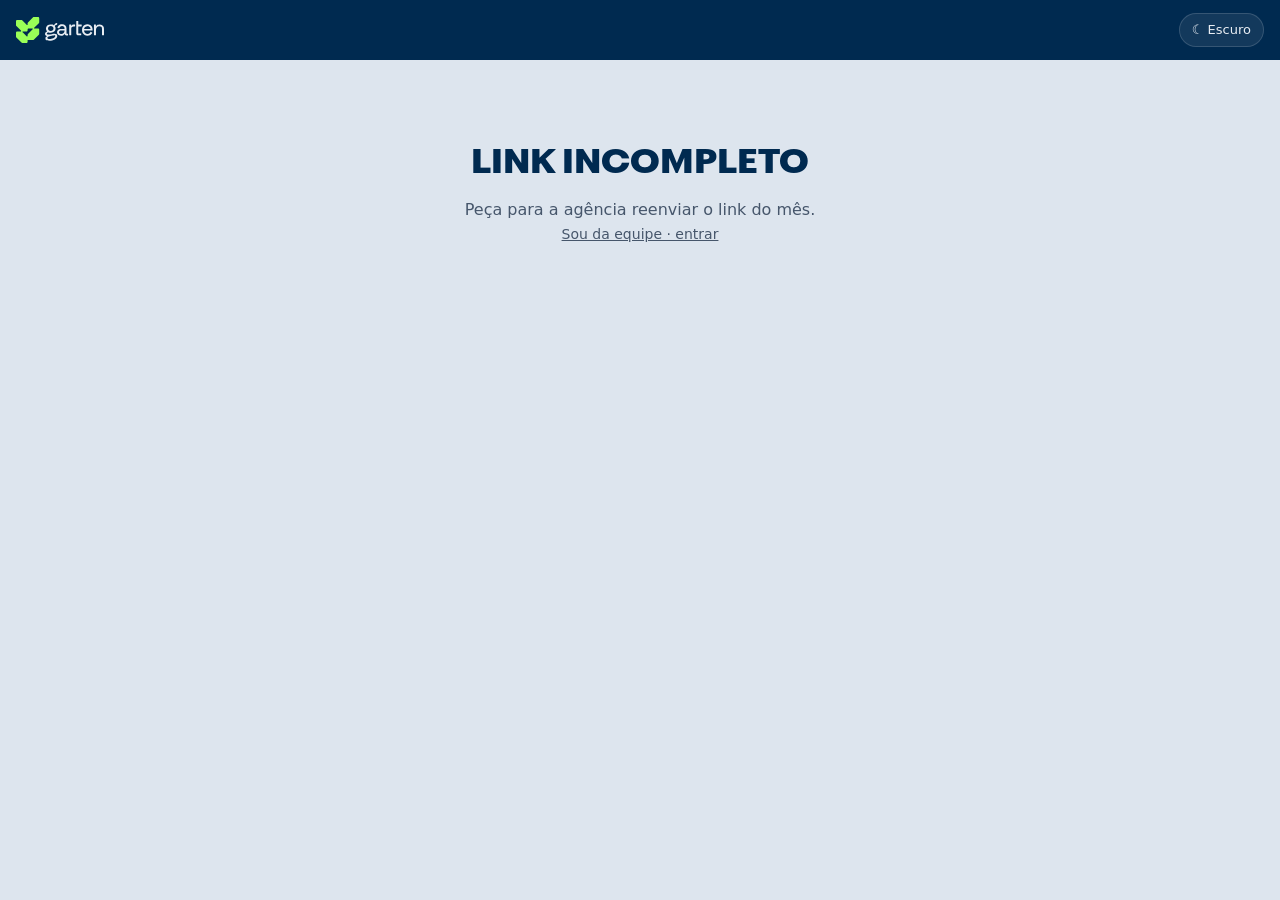
<file: index.html>
<!doctype html>
<html lang="pt-BR">
<head>
<meta charset="utf-8">
<meta name="viewport" content="width=device-width, initial-scale=1">
<meta name="robots" content="noindex, nofollow">
<meta name="referrer" content="no-referrer">
<meta http-equiv="Content-Security-Policy" content="default-src 'self'; script-src 'self'; style-src 'self' https://fonts.googleapis.com; font-src 'self' https://fonts.gstatic.com; img-src 'self' https://npqrgkhuwusyuqrqyvqs.supabase.co data:; media-src https://npqrgkhuwusyuqrqyvqs.supabase.co; connect-src https://npqrgkhuwusyuqrqyvqs.supabase.co">
<title>Garten — Pauta do mês</title>
<link rel="preconnect" href="https://fonts.googleapis.com">
<link href="https://fonts.googleapis.com/css2?family=Inter:wght@400;500;600&family=Instrument+Sans:wght@400;700&family=Instrument+Serif&display=swap" rel="stylesheet">
<link rel="stylesheet" href="styles.css?v=20261117a">
<script src="theme.js?v=20261117a"></script>
</head>
<body>
<header class="topbar"><div class="wrap"><div class="brand" id="brand">garten</div><div class="row" id="top-actions"></div></div></header>
<div id="app"><div class="gate"><p>Carregando…</p></div></div>
<script src="config.js?v=20261117a"></script>
<script src="vendor/lenis.min.js?v=20261117a"></script>
<script src="common.js?v=20261117a"></script>
<script src="iso.js?v=20261117a"></script>
<script src="app.js?v=20261117a"></script>
</body>
</html>
</file>
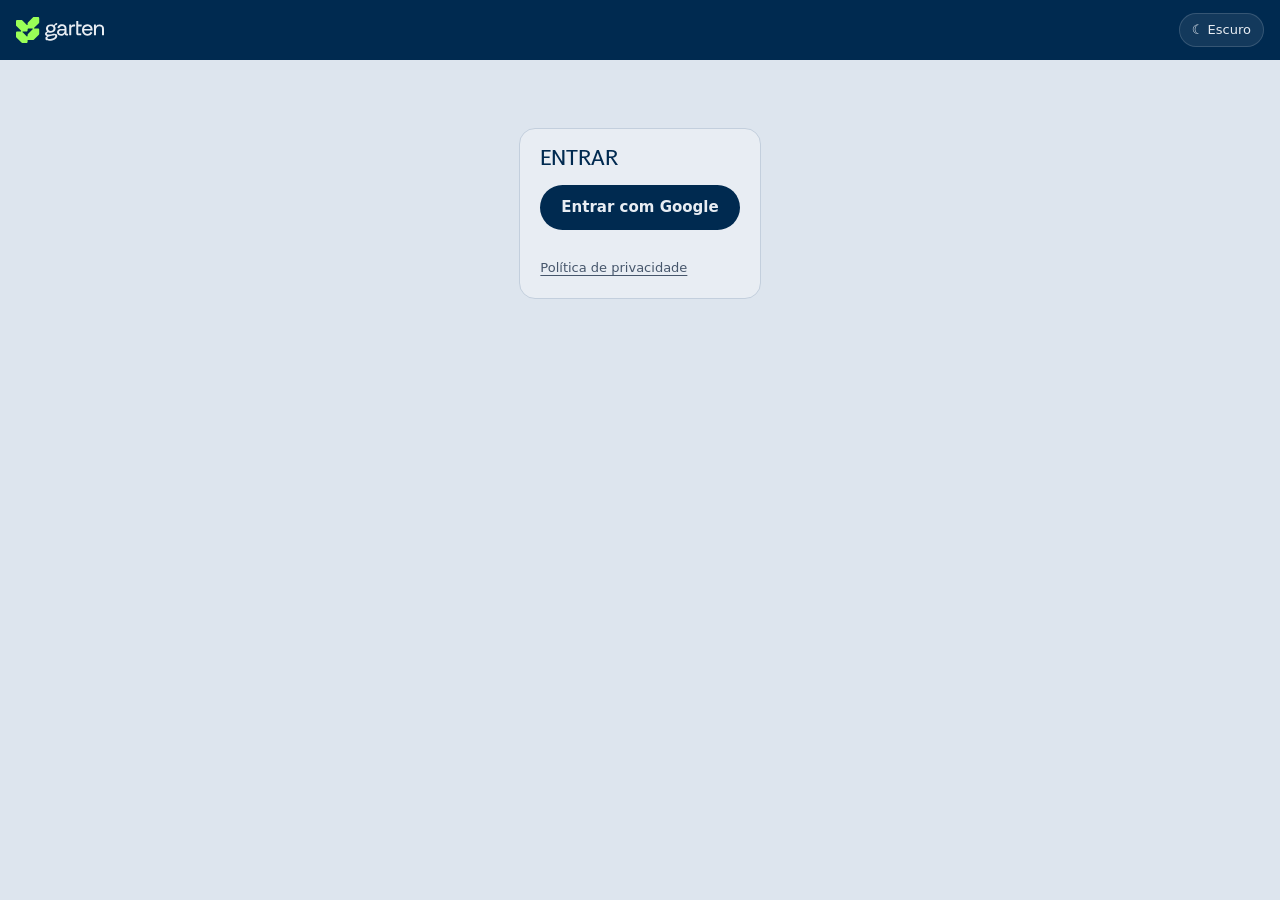
<file: admin.html>
<!doctype html>
<html lang="pt-BR">
<head>
<meta charset="utf-8">
<meta name="viewport" content="width=device-width, initial-scale=1">
<meta name="robots" content="noindex, nofollow">
<meta name="referrer" content="no-referrer">
<meta http-equiv="Content-Security-Policy" content="default-src 'self'; script-src 'self'; style-src 'self' https://fonts.googleapis.com; font-src 'self' https://fonts.gstatic.com; img-src 'self' blob: https://npqrgkhuwusyuqrqyvqs.supabase.co data:; media-src blob: https://npqrgkhuwusyuqrqyvqs.supabase.co; connect-src https://npqrgkhuwusyuqrqyvqs.supabase.co wss://npqrgkhuwusyuqrqyvqs.supabase.co">
<title>Garten — Painel da agência</title>
<link href="https://fonts.googleapis.com/css2?family=Inter:wght@400;500;600&family=Instrument+Sans:wght@400;700&family=Instrument+Serif&display=swap" rel="stylesheet">
<link rel="stylesheet" href="styles.css?v=20261117a">
<script src="theme.js?v=20261117a"></script>
</head>
<body class="admin">
<header class="topbar"><div class="wrap"><div class="brand" id="brand">garten</div><div class="row" id="top-actions"></div></div></header>
<main class="wrap" id="app"><p>Carregando…</p></main>
<script src="vendor/supabase.js?v=20261117a"></script>
<script src="config.js?v=20261117a"></script>
<script src="vendor/lenis.min.js?v=20261117a"></script>
<script src="common.js?v=20261117a"></script>
<script src="auth.js?v=20261117a"></script>
<script src="work.js?v=20261117a"></script>
<script src="admin.js?v=20261117a"></script>
</body>
</html>
</file>
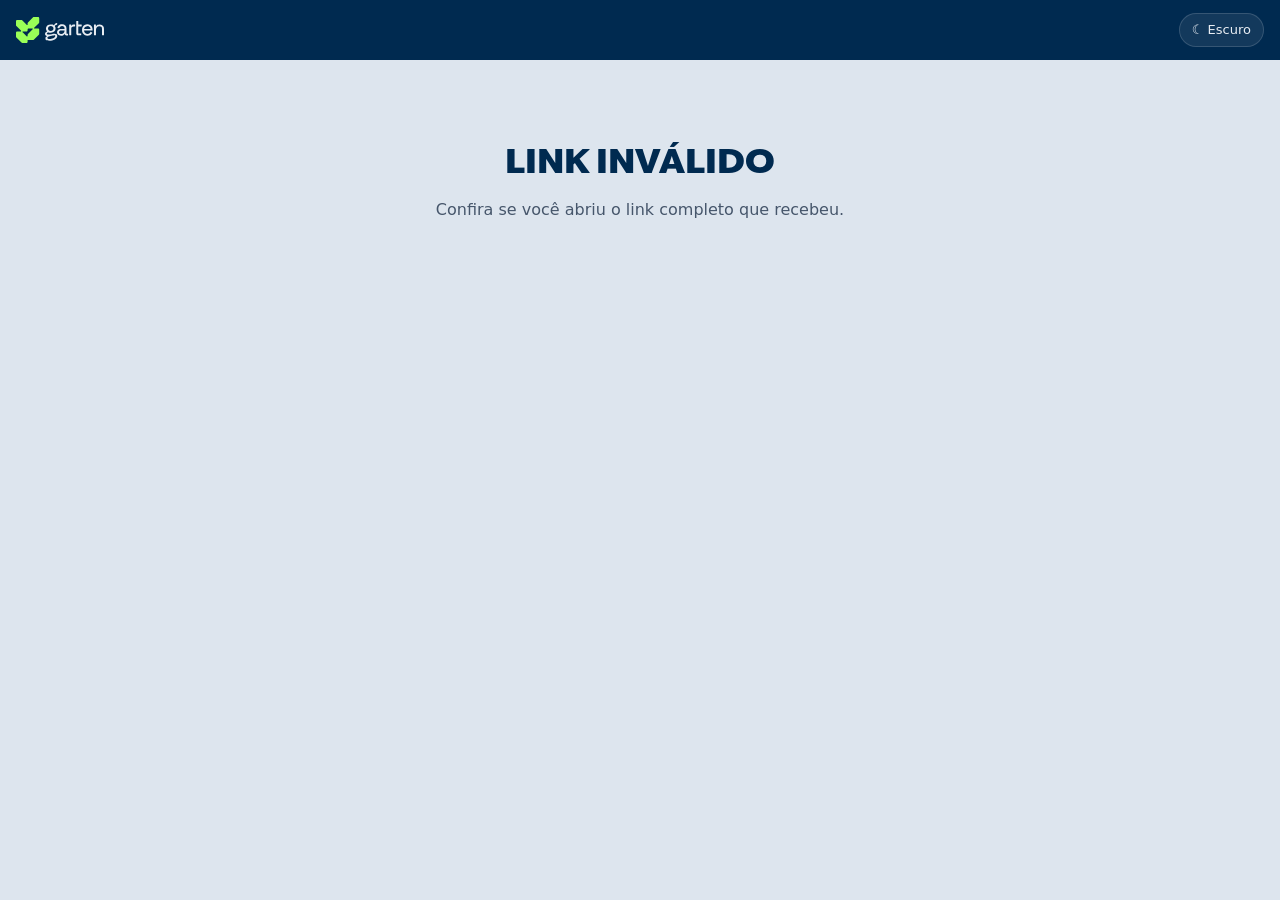
<file: briefing.html>
<!doctype html>
<html lang="pt-BR">
<head>
<meta charset="utf-8">
<meta name="viewport" content="width=device-width, initial-scale=1">
<meta name="robots" content="noindex, nofollow">
<meta name="referrer" content="no-referrer">
<meta http-equiv="Content-Security-Policy" content="default-src 'self'; script-src 'self'; style-src 'self' https://fonts.googleapis.com; font-src 'self' https://fonts.gstatic.com; img-src 'self' data:; connect-src https://npqrgkhuwusyuqrqyvqs.supabase.co">
<title>Garten — Perguntas do painel</title>
<link rel="preconnect" href="https://fonts.googleapis.com">
<link href="https://fonts.googleapis.com/css2?family=Inter:wght@400;500;600&family=Instrument+Sans:wght@400;700&family=Instrument+Serif&display=swap" rel="stylesheet">
<link rel="stylesheet" href="styles.css?v=20261117a">
<link rel="stylesheet" href="briefing.css?v=20261117a">
<script src="theme.js?v=20261117a"></script>
</head>
<body class="briefing-page">
<header class="topbar"><div class="wrap"><div class="brand" id="brand">garten</div><div class="row" id="top-actions"></div></div></header>
<main id="app"><div class="gate"><p>Carregando…</p></div></main>
<script src="config.js?v=20261117a"></script>
<script src="vendor/lenis.min.js?v=20261117a"></script>
<script src="common.js?v=20261117a"></script>
<script src="briefing.js?v=20261117a"></script>
</body>
</html>
</file>
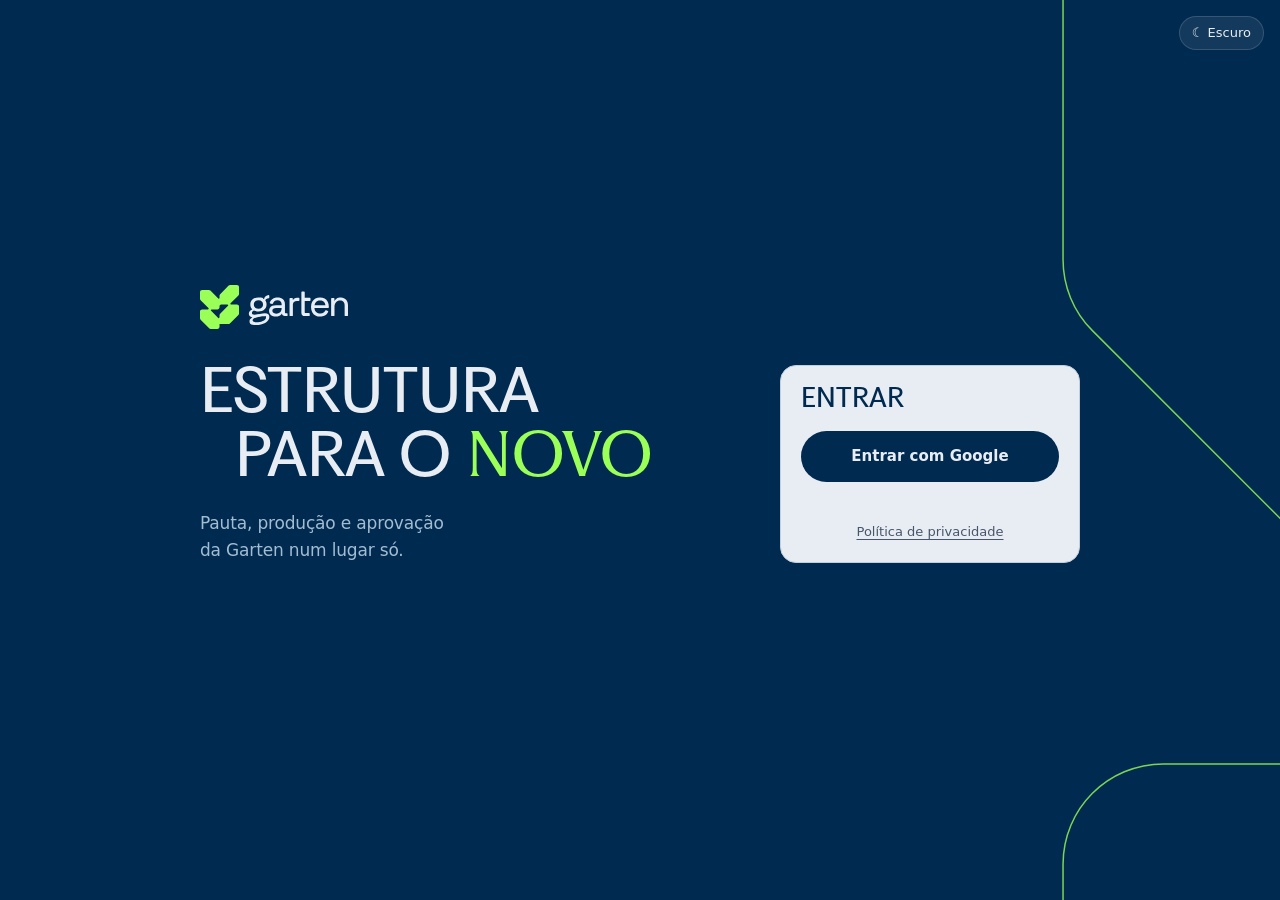
<file: entrar.html>
<!doctype html>
<html lang="pt-BR">
<head>
<meta charset="utf-8">
<meta name="viewport" content="width=device-width, initial-scale=1">
<meta name="robots" content="noindex, nofollow">
<meta name="referrer" content="no-referrer">
<meta http-equiv="Content-Security-Policy" content="default-src 'self'; script-src 'self'; style-src 'self' https://fonts.googleapis.com; font-src 'self' https://fonts.gstatic.com; img-src 'self' data:; connect-src https://npqrgkhuwusyuqrqyvqs.supabase.co">
<title>Garten — Entrar</title>
<link href="https://fonts.googleapis.com/css2?family=Inter:wght@400;500;600&family=Instrument+Sans:wght@400;700&family=Instrument+Serif&display=swap" rel="stylesheet">
<link rel="stylesheet" href="styles.css?v=20261117a">
<script src="theme.js?v=20261117a"></script>
</head>
<body class="admin login-body">
<main class="login-page" id="page">
  <div class="login-grid">
    <div class="login-brand">
      <img class="login-logo" src="assets/logo.svg" alt="garten">
      <h1 class="login-title"><span class="ln">Estrutura</span><span class="ln off">para o <span class="hl">novo</span></span></h1>
      <p class="login-sub">Pauta, produção e aprovação<br>da Garten num lugar só.</p>
    </div>
    <div class="login-box" id="app"><p class="msg">Carregando…</p></div>
  </div>
  <div class="login-theme" id="top-actions"></div>
</main>
<script src="vendor/supabase.js?v=20261117a"></script>
<script src="config.js?v=20261117a"></script>
<script src="vendor/lenis.min.js?v=20261117a"></script>
<script src="common.js?v=20261117a"></script>
<script src="auth.js?v=20261117a"></script>
<script src="iso.js?v=20261117a"></script>
<script src="entrar.js?v=20261117a"></script>
</body>
</html>
</file>
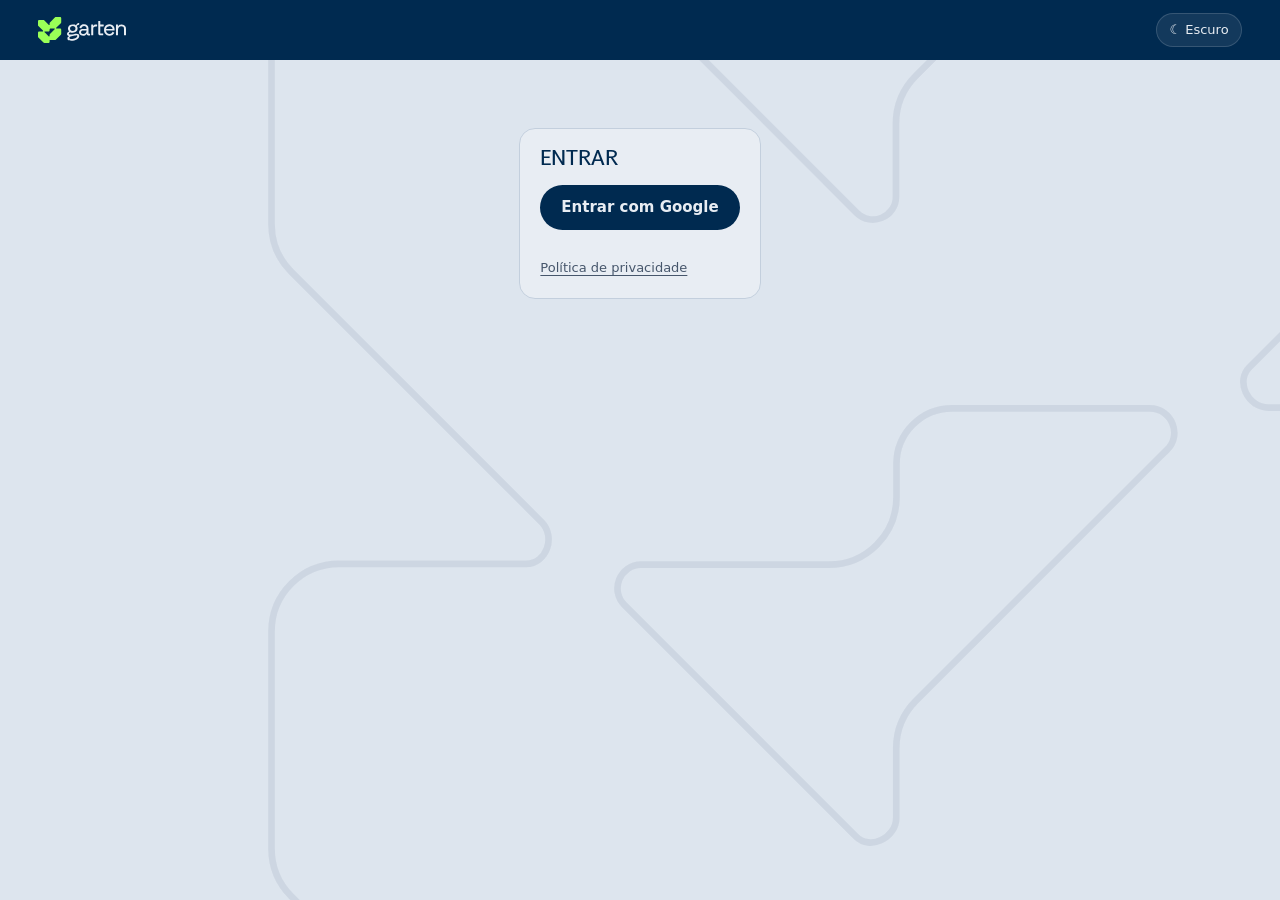
<file: kanban.html>
<!doctype html>
<html lang="pt-BR">
<head>
<meta charset="utf-8">
<meta name="viewport" content="width=device-width, initial-scale=1">
<meta name="robots" content="noindex, nofollow">
<meta name="referrer" content="no-referrer">
<meta http-equiv="Content-Security-Policy" content="default-src 'self'; script-src 'self'; style-src 'self' https://fonts.googleapis.com; font-src 'self' https://fonts.gstatic.com; img-src 'self' blob: https://*.googleusercontent.com https://npqrgkhuwusyuqrqyvqs.supabase.co data:; media-src blob: https://npqrgkhuwusyuqrqyvqs.supabase.co; connect-src https://npqrgkhuwusyuqrqyvqs.supabase.co wss://npqrgkhuwusyuqrqyvqs.supabase.co">
<title>Garten — Kanban</title>
<link href="https://fonts.googleapis.com/css2?family=Inter:wght@400;500;600&family=Instrument+Sans:wght@400;700&family=Instrument+Serif&display=swap" rel="stylesheet">
<link rel="stylesheet" href="styles.css?v=20261117a">
<script src="theme.js?v=20261117a"></script>
</head>
<body class="admin kanban-page is-full">
<svg class="kmark" aria-hidden="true" focusable="false" viewBox="0 0 478.4 538"><g fill="none" stroke="currentColor" stroke-width="2.5" stroke-miterlimit="10"><path d="M472.6,112.8V31.8c0-14-11.3-25.3-25.3-25.3h-81c-6.7,0-13.1,2.6-17.9,7.4l-101.9,101.9c-4.8,4.8-7.4,11.1-7.4,17.9v27.2c0,7.6-9.2,11.4-14.6,6.1l-94.8-94.8c-4.8-4.8-11.1-7.4-17.9-7.4H31.1c-14,0-25.3,11.3-25.3,25.3v81c0,6.7,2.6,13.1,7.4,17.9l87,87,6.5,6.5c5.4,5.4,1.9,15.6-5.8,15.6H31.1c-14,0-25.3,11.3-25.3,25.3v81c0,6.7,2.6,13.1,7.4,17.9l101.9,101.9c4.8,4.8,11.1,7.4,17.9,7.4h81c14,0,25.3-11.3,25.3-25.3v-33.1h106.3c6.7,0,13.1-2.6,17.9-7.4l101.9-101.9c4.8-4.8,7.4-11.1,7.4-17.9v-81c0-14-11.3-25.3-25.3-25.3h-69.3c-7.6,0-12.4-9.8-7-15.1l94.2-94.2c4.8-4.8,7.4-11.1,7.4-17.9v.2ZM340.3,255.5l-93.7,93.7c-4.8,4.8-7.4,11.1-7.4,17.9v25.8c0,7.6-9.8,12.4-15.1,7l-79.3-79.3-7.1-7.1c-5.6-5.6-1.7-15.1,6.2-15.1h70.1c14,0,25.3-11.3,25.3-25.3v-12.3c0-11.5,9.3-20.8,20.8-20.8h73.8c8.2,0,12.3,9.9,6.4,15.6h0Z"/></g></svg>
<header class="topbar"><div class="wrap"><div class="brand" id="brand">garten</div><div class="row" id="top-actions"></div></div></header>
<main id="app"><p class="wrap">Carregando…</p></main>
<script src="vendor/supabase.js?v=20261117a"></script>
<script src="config.js?v=20261117a"></script>
<script src="vendor/lenis.min.js?v=20261117a"></script>
<script src="common.js?v=20261117a"></script>
<script src="auth.js?v=20261117a"></script>
<script src="work.js?v=20261117a"></script>
<script src="kanban.js?v=20261117a"></script>
</body>
</html>
</file>
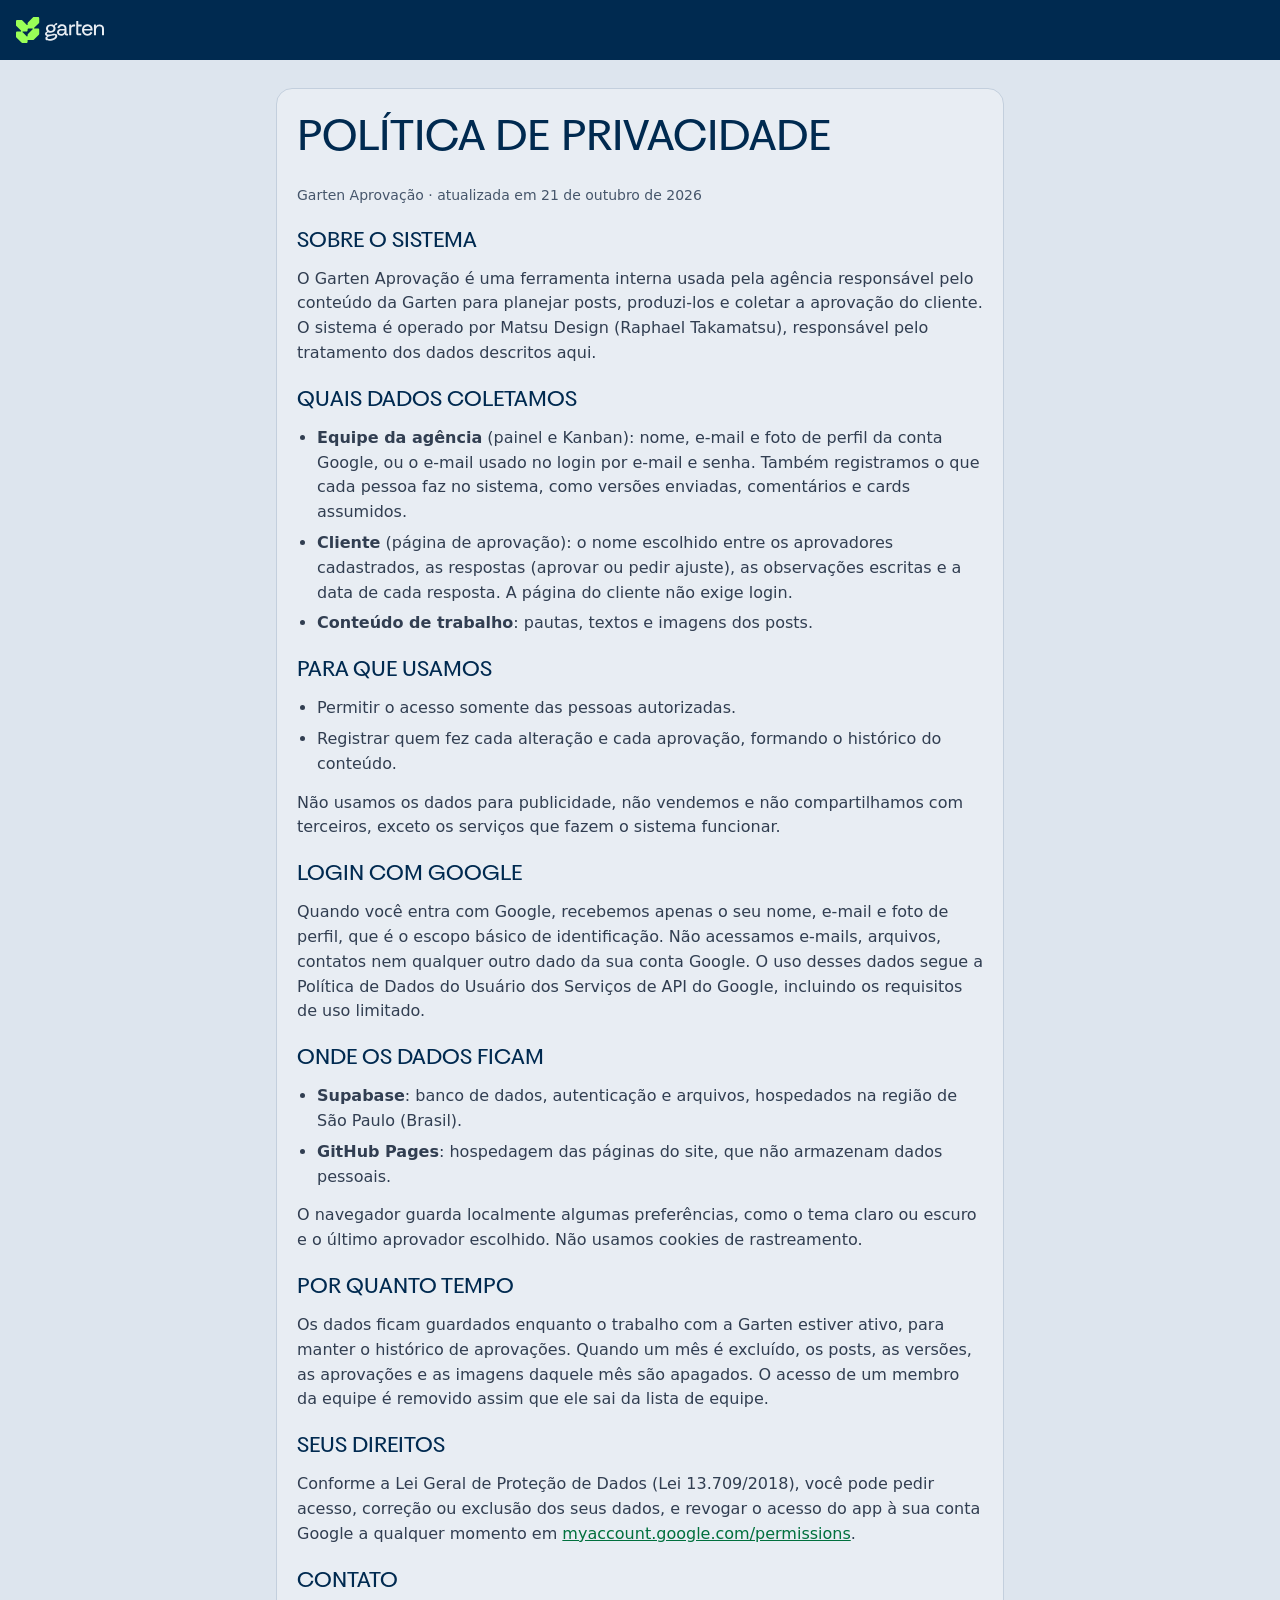
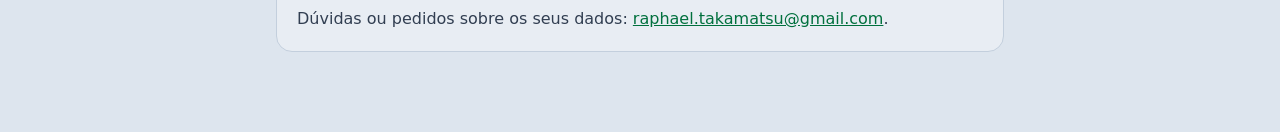
<file: privacidade.html>
<!doctype html>
<html lang="pt-BR">
<head>
<meta charset="utf-8">
<meta name="viewport" content="width=device-width, initial-scale=1">
<meta http-equiv="Content-Security-Policy" content="default-src 'self'; script-src 'self'; style-src 'self' https://fonts.googleapis.com; font-src 'self' https://fonts.gstatic.com; img-src 'self' data:">
<title>Política de privacidade — Garten Aprovação</title>
<link href="https://fonts.googleapis.com/css2?family=Inter:wght@400;500;600&display=swap" rel="stylesheet">
<link rel="stylesheet" href="styles.css?v=20261117a">
<script src="theme.js?v=20261117a"></script>
</head>
<body class="admin">
<header class="topbar"><div class="wrap"><div class="brand"><img src="assets/logo.svg" alt="garten"></div></div></header>
<main class="wrap legal">
  <section class="panel">
    <h1>Política de privacidade</h1>
    <p class="msg">Garten Aprovação · atualizada em 21 de outubro de 2026</p>

    <h2>Sobre o sistema</h2>
    <p>O Garten Aprovação é uma ferramenta interna usada pela agência responsável pelo conteúdo da Garten para planejar posts, produzi-los e coletar a aprovação do cliente. O sistema é operado por Matsu Design (Raphael Takamatsu), responsável pelo tratamento dos dados descritos aqui.</p>

    <h2>Quais dados coletamos</h2>
    <ul>
      <li><b>Equipe da agência</b> (painel e Kanban): nome, e-mail e foto de perfil da conta Google, ou o e-mail usado no login por e-mail e senha. Também registramos o que cada pessoa faz no sistema, como versões enviadas, comentários e cards assumidos.</li>
      <li><b>Cliente</b> (página de aprovação): o nome escolhido entre os aprovadores cadastrados, as respostas (aprovar ou pedir ajuste), as observações escritas e a data de cada resposta. A página do cliente não exige login.</li>
      <li><b>Conteúdo de trabalho</b>: pautas, textos e imagens dos posts.</li>
    </ul>

    <h2>Para que usamos</h2>
    <ul>
      <li>Permitir o acesso somente das pessoas autorizadas.</li>
      <li>Registrar quem fez cada alteração e cada aprovação, formando o histórico do conteúdo.</li>
    </ul>
    <p>Não usamos os dados para publicidade, não vendemos e não compartilhamos com terceiros, exceto os serviços que fazem o sistema funcionar.</p>

    <h2>Login com Google</h2>
    <p>Quando você entra com Google, recebemos apenas o seu nome, e-mail e foto de perfil, que é o escopo básico de identificação. Não acessamos e-mails, arquivos, contatos nem qualquer outro dado da sua conta Google. O uso desses dados segue a Política de Dados do Usuário dos Serviços de API do Google, incluindo os requisitos de uso limitado.</p>

    <h2>Onde os dados ficam</h2>
    <ul>
      <li><b>Supabase</b>: banco de dados, autenticação e arquivos, hospedados na região de São Paulo (Brasil).</li>
      <li><b>GitHub Pages</b>: hospedagem das páginas do site, que não armazenam dados pessoais.</li>
    </ul>
    <p>O navegador guarda localmente algumas preferências, como o tema claro ou escuro e o último aprovador escolhido. Não usamos cookies de rastreamento.</p>

    <h2>Por quanto tempo</h2>
    <p>Os dados ficam guardados enquanto o trabalho com a Garten estiver ativo, para manter o histórico de aprovações. Quando um mês é excluído, os posts, as versões, as aprovações e as imagens daquele mês são apagados. O acesso de um membro da equipe é removido assim que ele sai da lista de equipe.</p>

    <h2>Seus direitos</h2>
    <p>Conforme a Lei Geral de Proteção de Dados (Lei 13.709/2018), você pode pedir acesso, correção ou exclusão dos seus dados, e revogar o acesso do app à sua conta Google a qualquer momento em <a href="https://myaccount.google.com/permissions">myaccount.google.com/permissions</a>.</p>

    <h2>Contato</h2>
    <p>Dúvidas ou pedidos sobre os seus dados: <a href="mailto:raphael.takamatsu@gmail.com">raphael.takamatsu@gmail.com</a>.</p>
  </section>
</main>
</body>
</html>
</file>
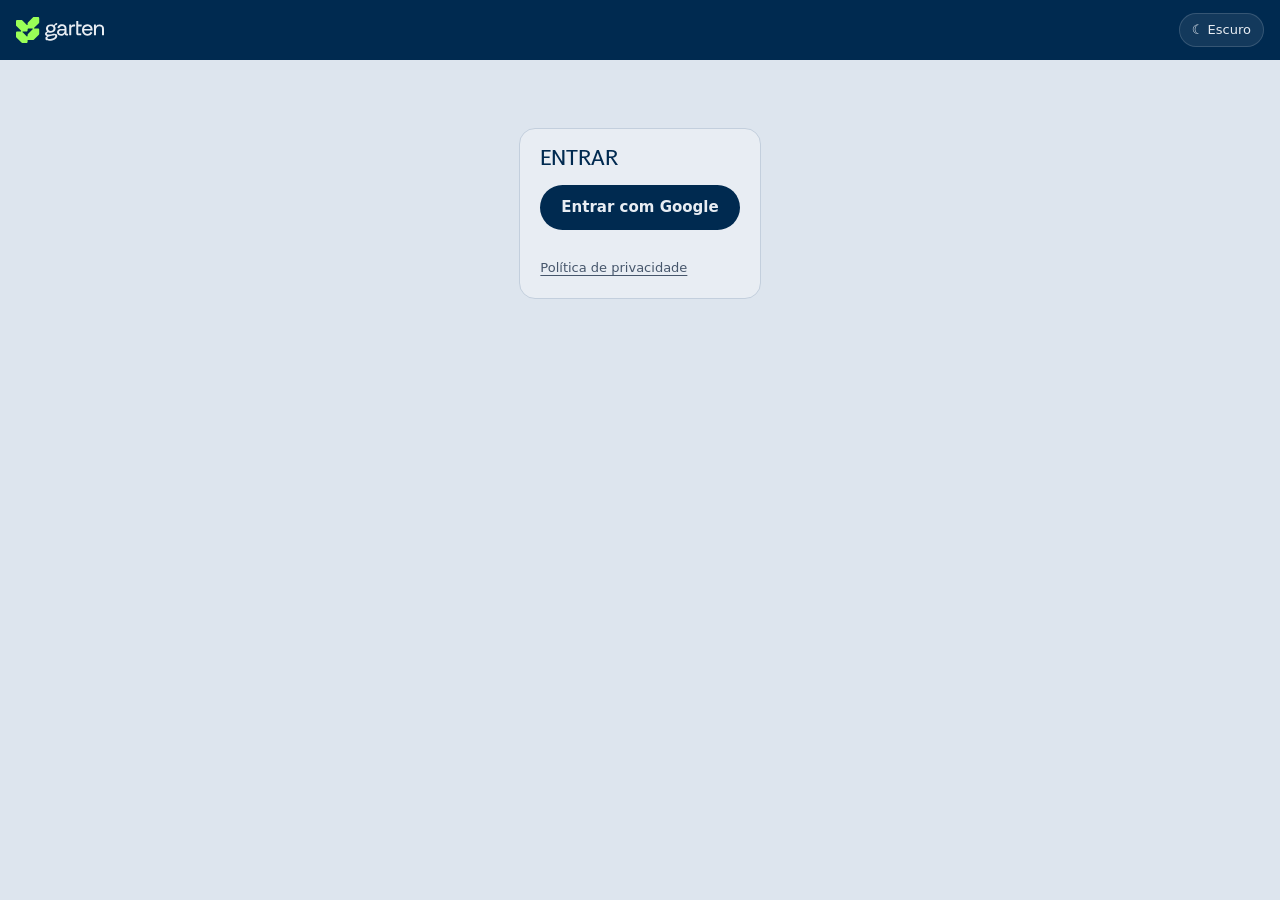
<file: publicacoes.html>
<!doctype html>
<html lang="pt-BR">
<head>
<meta charset="utf-8">
<meta name="viewport" content="width=device-width, initial-scale=1">
<meta name="robots" content="noindex, nofollow">
<meta name="referrer" content="no-referrer">
<meta http-equiv="Content-Security-Policy" content="default-src 'self'; script-src 'self'; style-src 'self' https://fonts.googleapis.com; font-src 'self' https://fonts.gstatic.com; img-src 'self' blob: https://npqrgkhuwusyuqrqyvqs.supabase.co https://*.cdninstagram.com https://*.fbcdn.net data:; media-src blob: https://npqrgkhuwusyuqrqyvqs.supabase.co https://*.cdninstagram.com https://*.fbcdn.net; connect-src https://npqrgkhuwusyuqrqyvqs.supabase.co wss://npqrgkhuwusyuqrqyvqs.supabase.co">
<title>Garten — Publicações</title>
<link href="https://fonts.googleapis.com/css2?family=Inter:wght@400;500;600&family=Instrument+Sans:wght@400;700&family=Instrument+Serif&display=swap" rel="stylesheet">
<link rel="stylesheet" href="styles.css?v=20261117a">
<script src="theme.js?v=20261117a"></script>
</head>
<body class="admin pub-page">
<header class="topbar"><div class="wrap"><div class="brand" id="brand">garten</div><div class="row" id="top-actions"></div></div></header>
<main class="wrap" id="app"><p>Carregando…</p></main>
<script src="vendor/supabase.js?v=20261117a"></script>
<script src="config.js?v=20261117a"></script>
<script src="vendor/lenis.min.js?v=20261117a"></script>
<script src="common.js?v=20261117a"></script>
<script src="auth.js?v=20261117a"></script>

<script src="work.js?v=20261117a"></script>
<script src="publicacoes.js?v=20261117a"></script>
</body>
</html>
</file>
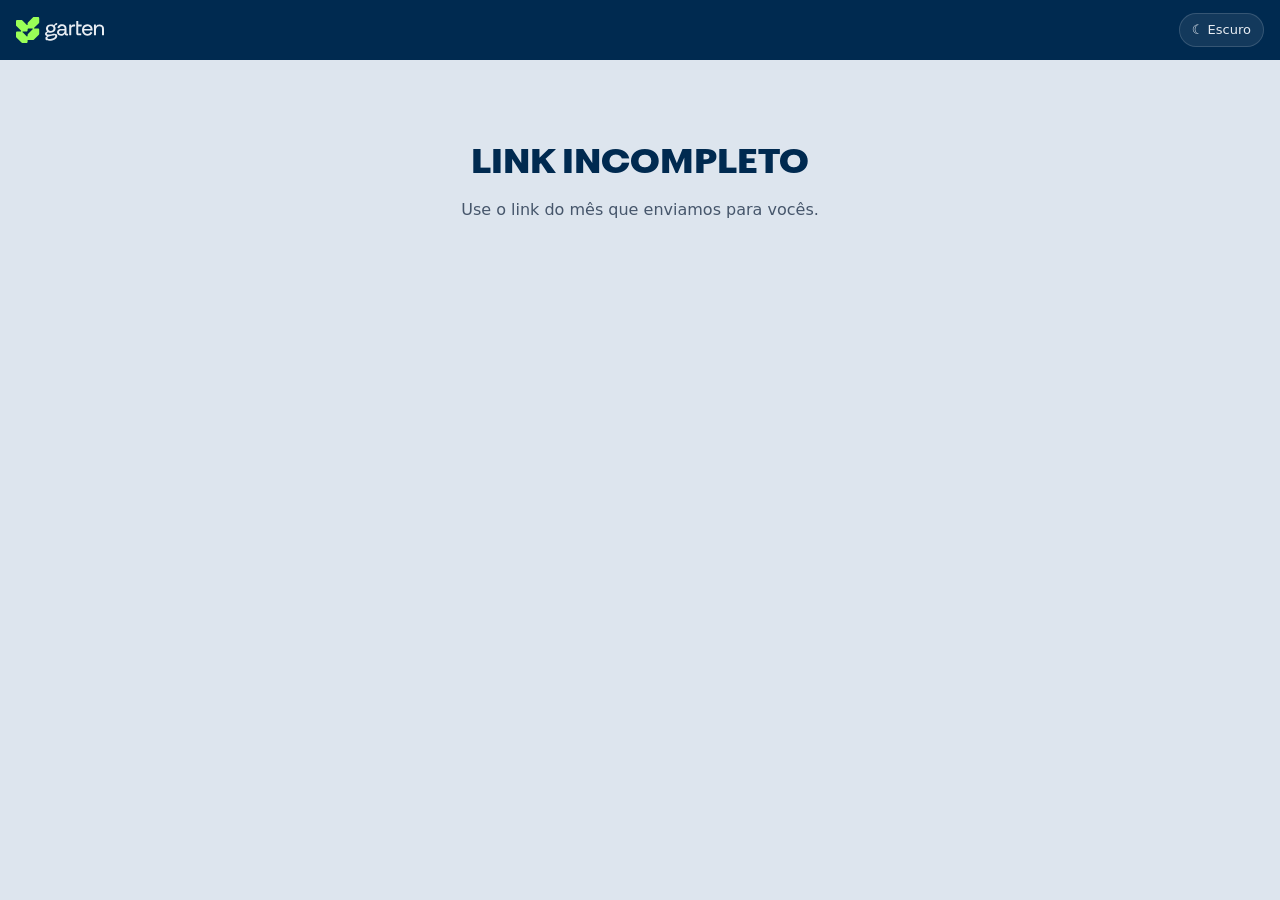
<file: radar-cliente.html>
<!doctype html>
<html lang="pt-BR">
<head>
<meta charset="utf-8">
<meta name="viewport" content="width=device-width, initial-scale=1">
<meta name="robots" content="noindex, nofollow">
<meta name="referrer" content="no-referrer">
<meta http-equiv="Content-Security-Policy" content="default-src 'self'; script-src 'self'; style-src 'self' https://fonts.googleapis.com; font-src 'self' https://fonts.gstatic.com; img-src 'self' https://npqrgkhuwusyuqrqyvqs.supabase.co data:; media-src https://npqrgkhuwusyuqrqyvqs.supabase.co; connect-src https://npqrgkhuwusyuqrqyvqs.supabase.co">
<title>Garten — Radar legislativo</title>
<link rel="preconnect" href="https://fonts.googleapis.com">
<link href="https://fonts.googleapis.com/css2?family=Inter:wght@400;500;600&family=Instrument+Sans:wght@400;700&family=Instrument+Serif&display=swap" rel="stylesheet">
<link rel="stylesheet" href="styles.css?v=20261117a">
<script src="theme.js?v=20261117a"></script>
</head>
<body class="radar-page">
<header class="topbar"><div class="wrap"><div class="brand" id="brand">garten</div><div class="row" id="top-actions"></div></div></header>
<div id="app"><div class="gate"><p>Carregando…</p></div></div>
<script src="config.js?v=20261117a"></script>
<script src="vendor/lenis.min.js?v=20261117a"></script>
<script src="common.js?v=20261117a"></script>

<script src="radar-cliente.js?v=20261117a"></script>
</body>
</html>
</file>
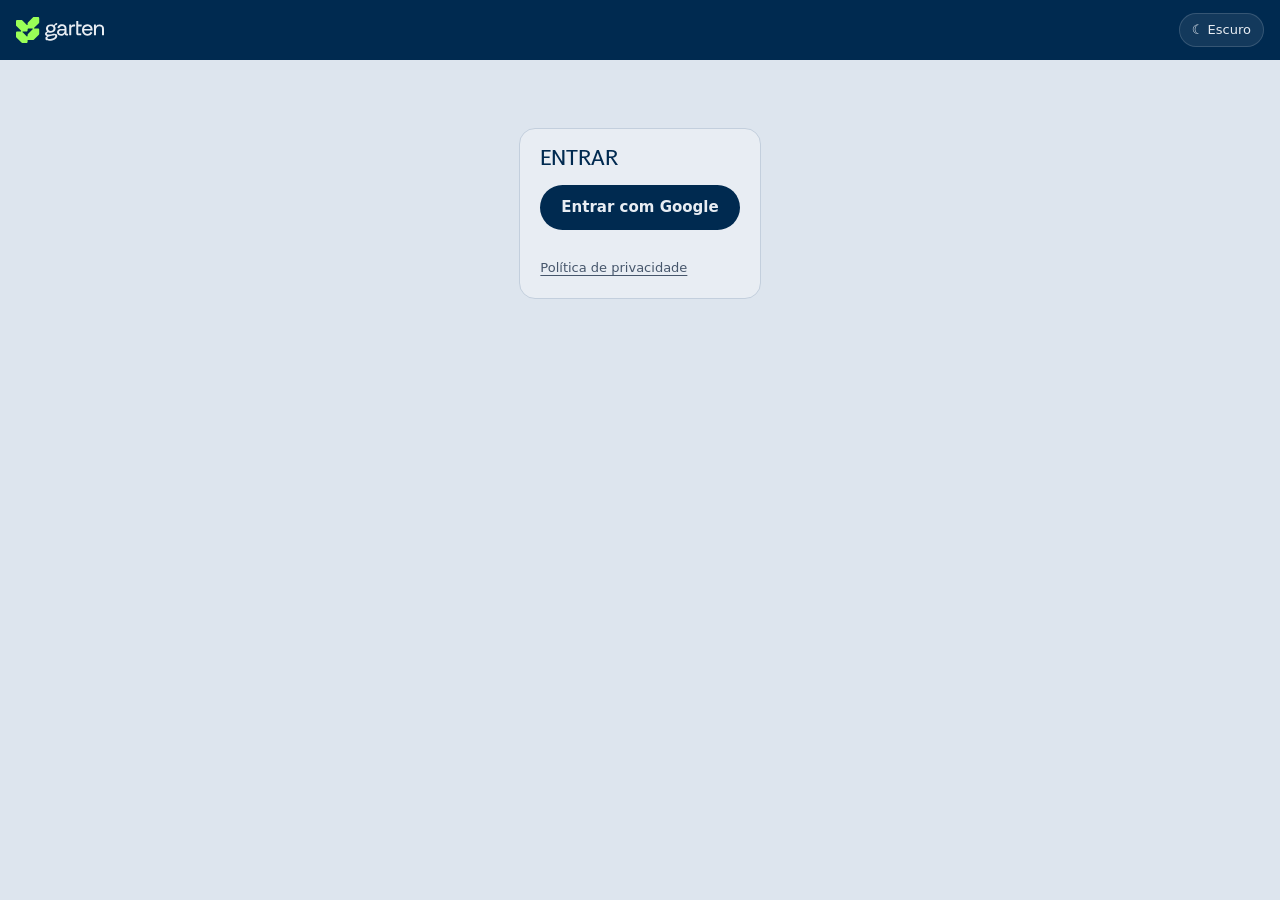
<file: radar.html>
<!doctype html>
<html lang="pt-BR">
<head>
<meta charset="utf-8">
<meta name="viewport" content="width=device-width, initial-scale=1">
<meta name="robots" content="noindex, nofollow">
<meta name="referrer" content="no-referrer">
<meta http-equiv="Content-Security-Policy" content="default-src 'self'; script-src 'self'; style-src 'self' https://fonts.googleapis.com; font-src 'self' https://fonts.gstatic.com; img-src 'self' blob: https://npqrgkhuwusyuqrqyvqs.supabase.co data:; media-src blob: https://npqrgkhuwusyuqrqyvqs.supabase.co; connect-src https://npqrgkhuwusyuqrqyvqs.supabase.co wss://npqrgkhuwusyuqrqyvqs.supabase.co">
<title>Garten — Radar</title>
<link href="https://fonts.googleapis.com/css2?family=Inter:wght@400;500;600&family=Instrument+Sans:wght@400;700&family=Instrument+Serif&display=swap" rel="stylesheet">
<link rel="stylesheet" href="styles.css?v=20261117a">
<script src="theme.js?v=20261117a"></script>
</head>
<body class="admin radar-page">
<header class="topbar"><div class="wrap"><div class="brand" id="brand">garten</div><div class="row" id="top-actions"></div></div></header>
<main class="wrap" id="app"><p>Carregando…</p></main>
<script src="vendor/supabase.js?v=20261117a"></script>
<script src="config.js?v=20261117a"></script>
<script src="vendor/lenis.min.js?v=20261117a"></script>
<script src="common.js?v=20261117a"></script>
<script src="auth.js?v=20261117a"></script>

<script src="radar.js?v=20261117a"></script>
</body>
</html>
</file>
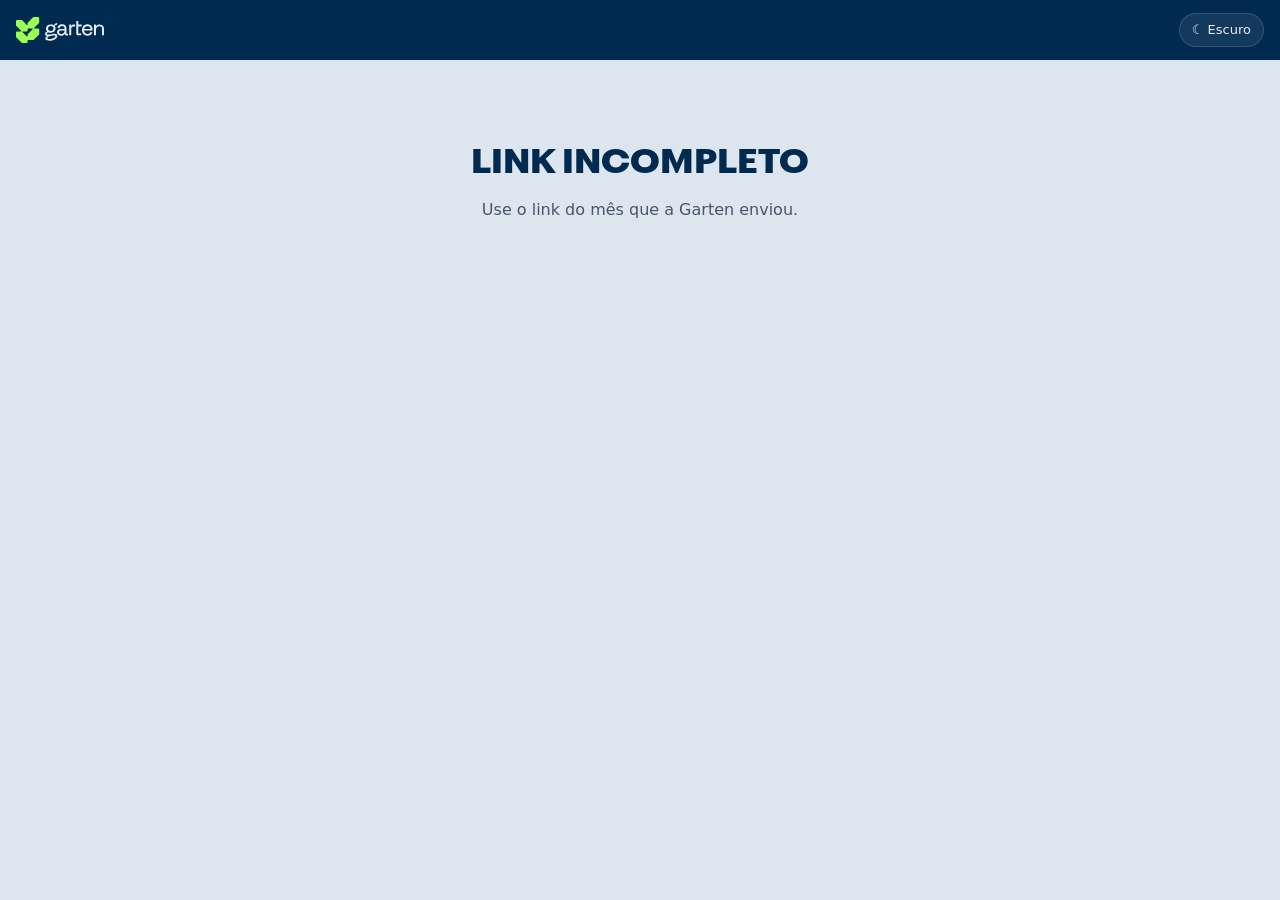
<file: relatorio-cliente.html>
<!doctype html>
<html lang="pt-BR">
<head>
<meta charset="utf-8">
<meta name="viewport" content="width=device-width, initial-scale=1">
<meta name="robots" content="noindex, nofollow">
<meta name="referrer" content="no-referrer">
<meta http-equiv="Content-Security-Policy" content="default-src 'self'; script-src 'self'; style-src 'self' https://fonts.googleapis.com; font-src 'self' https://fonts.gstatic.com; img-src 'self' https://npqrgkhuwusyuqrqyvqs.supabase.co data:; media-src https://npqrgkhuwusyuqrqyvqs.supabase.co; connect-src https://npqrgkhuwusyuqrqyvqs.supabase.co">
<title>Garten — Relatório do mês</title>
<link rel="preconnect" href="https://fonts.googleapis.com">
<link href="https://fonts.googleapis.com/css2?family=Inter:wght@400;500;600&family=Instrument+Sans:wght@400;700&family=Instrument+Serif&display=swap" rel="stylesheet">
<link rel="stylesheet" href="styles.css?v=20261117a">
<link rel="stylesheet" href="deck.css?v=20261117a">
<script src="theme.js?v=20261117a"></script>
</head>
<body class="rel-page">
<header class="topbar"><div class="wrap"><div class="brand" id="brand">garten</div><div class="row" id="top-actions"></div></div></header>
<div id="app"><div class="gate"><p>Carregando…</p></div></div>
<script src="config.js?v=20261117a"></script>
<script src="common.js?v=20261117a"></script>

<script src="deck.js?v=20261117a"></script>
<script src="relatorio-cliente.js?v=20261117a"></script>
</body>
</html>
</file>
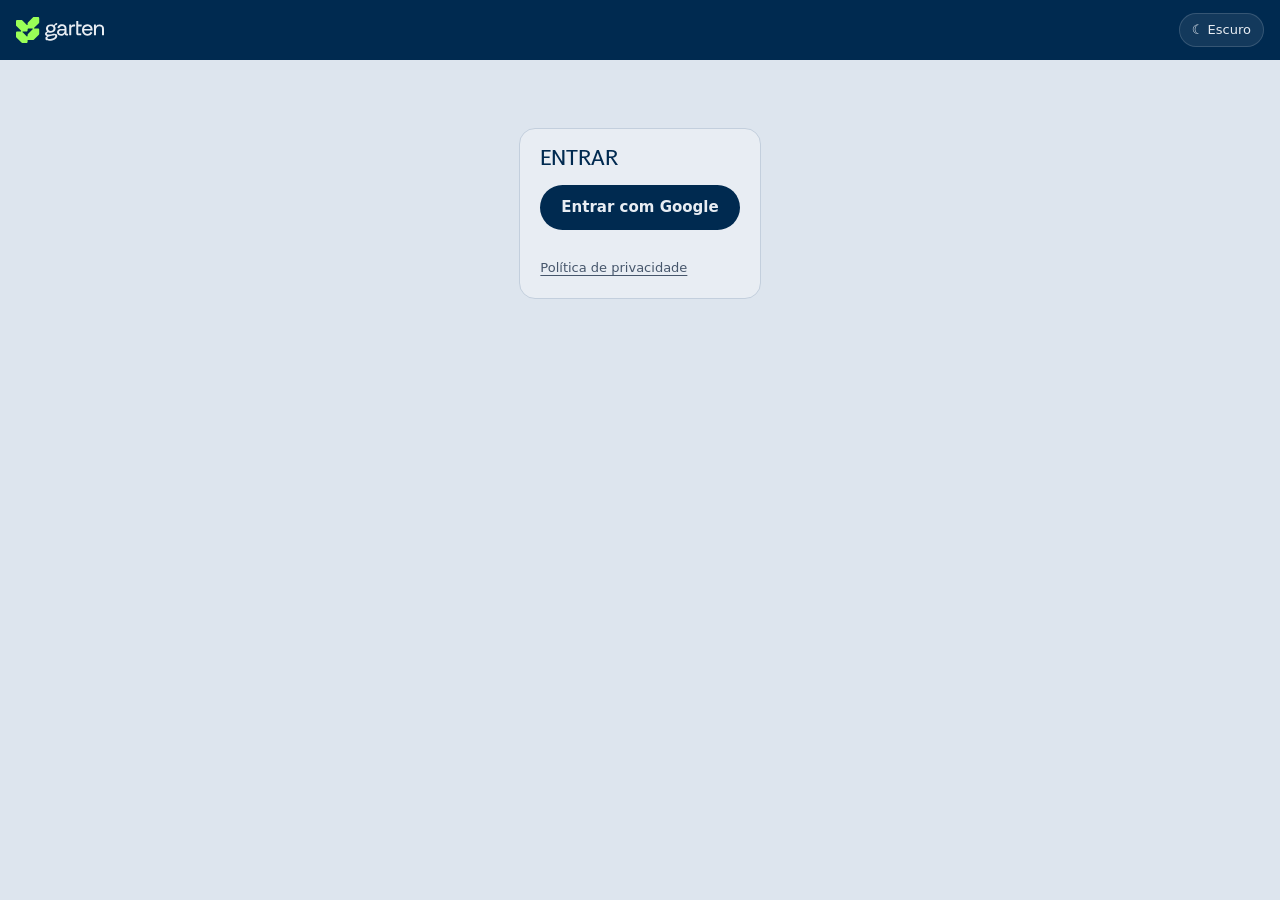
<file: relatorio.html>
<!doctype html>
<html lang="pt-BR">
<head>
<meta charset="utf-8">
<meta name="viewport" content="width=device-width, initial-scale=1">
<meta name="robots" content="noindex, nofollow">
<meta name="referrer" content="no-referrer">
<meta http-equiv="Content-Security-Policy" content="default-src 'self'; script-src 'self'; style-src 'self' https://fonts.googleapis.com; font-src 'self' https://fonts.gstatic.com; img-src 'self' blob: https://npqrgkhuwusyuqrqyvqs.supabase.co https://*.cdninstagram.com https://*.fbcdn.net data:; media-src blob: https://npqrgkhuwusyuqrqyvqs.supabase.co https://*.cdninstagram.com https://*.fbcdn.net; connect-src https://npqrgkhuwusyuqrqyvqs.supabase.co wss://npqrgkhuwusyuqrqyvqs.supabase.co">
<title>Garten — Relatório</title>
<link href="https://fonts.googleapis.com/css2?family=Inter:wght@400;500;600&family=Instrument+Sans:wght@400;700&family=Instrument+Serif&display=swap" rel="stylesheet">
<link rel="stylesheet" href="styles.css?v=20261117a">
<link rel="stylesheet" href="deck.css?v=20261117a">
<script src="theme.js?v=20261117a"></script>
</head>
<body class="admin rel-page">
<header class="topbar"><div class="wrap"><div class="brand" id="brand">garten</div><div class="row" id="top-actions"></div></div></header>
<main class="wrap" id="app"><p>Carregando…</p></main>
<script src="vendor/supabase.js?v=20261117a"></script>
<script src="config.js?v=20261117a"></script>
<script src="common.js?v=20261117a"></script>
<script src="auth.js?v=20261117a"></script>

<script src="work.js?v=20261117a"></script>
<script src="deck.js?v=20261117a"></script>
<script src="relatorio.js?v=20261117a"></script>
</body>
</html>
</file>
<file: styles.css>
/* =========================================================
   TOKENS GARTEN — fonte: Design System "Garten" (claude.ai)
   ========================================================= */
@font-face { font-family: "PP Fragment Sans"; src: url("fonts/PPFragment-SansRegular.woff2") format("woff2"); font-weight: 400; font-display: swap; }
@font-face { font-family: "PP Fragment Sans"; src: url("fonts/PPFragment-SansExtraBold.woff2") format("woff2"); font-weight: 800; font-display: swap; }
@font-face { font-family: "PP Fragment Glare"; src: url("fonts/PPFragment-GlareRegular.woff2") format("woff2"); font-weight: 400; font-display: swap; }

:root {
  /* Paleta oficial (sem branco nem preto puros) */
  --alabaster: #e8edf3;
  --powder: #a2bdd2;
  --deep: #002a50;
  --mint: #008047;
  --neon: #9aff57;      /* green-yellow */
  --charcoal: #313e51;
  --carbon: #151419;

  /* Tipografia: Fragment Sans (títulos, caixa alta), Glare (destaque), Inter (texto).
     Instrument Sans/Serif são fallback livre enquanto as fontes PP Fragment não estão no site. */
  --display: "PP Fragment Sans", "Instrument Sans", system-ui, sans-serif;
  --highlight: "PP Fragment Glare", "Instrument Serif", Georgia, serif;
  --font: "Inter", system-ui, -apple-system, sans-serif;
  --mono: var(--font);

  --radius: 16px;
  --radius-sm: 10px;

  /* Tema claro: fundo alabaster, títulos deep, destaque mint */
  --bg: #dde5ee;            /* alabaster levemente rebaixado, para os cards destacarem */
  --bg-2: #cfd9e5;
  --surface: var(--alabaster);
  --surface-2: #dfe6ef;
  --ink: var(--deep);
  --ink-2: var(--charcoal);
  --ink-soft: #46566b; /* 4.5:1+ sobre alabaster */
  --line: #c3cfdd;
  --accent: var(--neon);
  --accent-ink: #00703d; /* Mint um tom abaixo: 4.5:1 em texto pequeno */
  --on-accent: var(--carbon);
  --hero-bg: var(--deep);
  --hero-ink: var(--alabaster);
  --hero-soft: var(--powder);
  --iso-top: #3c4b61; --iso-left: #26324a; --iso-right: var(--charcoal);
  --iso-stroke: #4d5f7a; --iso-base: #0d3a63; --iso-base-side: #062f57;
  --cta-bg: var(--deep); --cta-ink: var(--alabaster); --cta-hover: var(--charcoal); /* principal: azul profundo, não parece desativado */
  /* Status (funcionais). Ajuste usa âmbar: exceção fora da paleta, só para alerta de UI */
  --ok: #00703d; --ok-bg: #cdeedb;
  --bad: #9a4507; --bad-bg: #fbe8cf;
  --disc: #6a3fc8; --disc-bg: #e6dcfa;        /* roxo: em discussão */
  --pub: #0057d9; --pub-bg: #d5e5fd;          /* azul vivo: publicado (separado do azul profundo da marca) */
  --pend: var(--charcoal); --pend-bg: #d3dce8;
  --sched: #00808a; --sched-bg: #d2f0ee;       /* ciano: agendado */
  --shadow: 0 1px 2px rgba(0,42,80,.06), 0 8px 24px rgba(0,42,80,.07);
  color-scheme: light;
}

/* Tema escuro: deep-space-blue como fundo (a primária), cards charcoal */
@media (prefers-color-scheme: dark) {
  :root:not([data-theme="light"]) {
    --bg: var(--deep); --bg-2: #00223f; --surface: #0b3459; --surface-2: #123e66;
    --ink: var(--alabaster); --ink-2: var(--alabaster); --ink-soft: var(--powder); --line: #1d4a73;
    --accent-ink: var(--neon); --hero-bg: #00223f;
    --ok: var(--neon); --ok-bg: rgba(154,255,87,.14); --bad: #f5b14c; --bad-bg: rgba(245,177,76,.14);
    --cta-bg: var(--neon); --cta-ink: var(--carbon); --cta-hover: #b6ff86;
    --disc: #b99cff; --disc-bg: rgba(185,156,255,.16); --pub: #5fa8ff; --pub-bg: rgba(95,168,255,.16); --pend: var(--powder); --pend-bg: rgba(162,189,210,.1); --sched: #4fd6d0; --sched-bg: rgba(79,214,208,.15);
    --shadow: none; color-scheme: dark;
  }
}
:root[data-theme="dark"] {
  --bg: var(--deep); --bg-2: #00223f; --surface: #0b3459; --surface-2: #123e66;
  --ink: var(--alabaster); --ink-2: var(--alabaster); --ink-soft: var(--powder); --line: #1d4a73;
  --accent-ink: var(--neon); --hero-bg: #00223f;
  --ok: var(--neon); --ok-bg: rgba(154,255,87,.14); --bad: #f5b14c; --bad-bg: rgba(245,177,76,.14);
  --cta-bg: var(--neon); --cta-ink: var(--carbon); --cta-hover: #b6ff86;
  --disc: #b99cff; --disc-bg: rgba(185,156,255,.16); --pub: #5fa8ff; --pub-bg: rgba(95,168,255,.16); --pend: var(--powder); --pend-bg: rgba(162,189,210,.1); --sched: #4fd6d0; --sched-bg: rgba(79,214,208,.15);
  --shadow: none; color-scheme: dark;
}

/* ========================================================= */
* { box-sizing: border-box; margin: 0; }
html { scroll-behavior: smooth; }
body { font-family: var(--font); background: var(--bg); color: var(--ink-2); line-height: 1.55; -webkit-font-smoothing: antialiased; transition: background .3s; }
button, input, select, textarea { font: inherit; color: inherit; }
img { max-width: 100%; display: block; }
:focus-visible { outline: 2px solid var(--accent); outline-offset: 2px; }
/* Largura da página: dois modos. Contido (padrão) e cheio (body.is-full: Kanban, editor do relatório).
   Topo, conteúdo e quadros leem os mesmos tokens, então ficam sempre alinhados. */
:root { --page-max: 1280px; --page-pad: 16px; }
body.is-full { --page-max: 1920px; --page-pad: clamp(16px, 3vw, 40px); }
.wrap { max-width: var(--page-max); margin: 0 auto; padding: 0 var(--page-pad); }
.eyebrow { font-family: var(--font); font-weight: 600; font-size: 11.5px; letter-spacing: .14em; text-transform: uppercase; color: var(--ink-soft); }
.eyebrow.neon { color: var(--accent); }
h1, h2, h3 { font-family: var(--display); text-transform: uppercase; font-weight: 400; letter-spacing: 0; }
h2 { font-size: clamp(26px, 3.4vw, 38px); color: var(--ink); line-height: 1.1; }
.hl { font-family: var(--highlight); color: var(--accent-ink); font-weight: 400; }
.hero .hl, .hero-like .hl { color: var(--neon); }

/* Topbar */
.topbar { background: var(--hero-bg); color: var(--alabaster); }
.brand img { height: 26px; width: auto; }
.topbar .wrap { display: flex; align-items: center; justify-content: space-between; height: 60px; }
.brand { display: flex; align-items: center; gap: 10px; font-weight: 600; font-size: 21px; letter-spacing: -0.02em; }
.brand-mark { width: 24px; height: 24px; }
.topbar small { color: var(--powder); font-size: 13px; }
.theme-btn { background: rgba(232,237,243,.08); border: 1px solid rgba(232,237,243,.16); color: var(--alabaster); border-radius: 99px; padding: 6px 12px; font-size: 13px; cursor: pointer; display: inline-flex; gap: 6px; align-items: center; }

/* Hero */
.hero { background: var(--hero-bg); color: var(--hero-ink); padding: 40px 0 56px; position: relative; overflow: hidden; }
.hero > .wrap { position: relative; z-index: 1; }
.outline-mark { position: absolute; pointer-events: none; z-index: 0; overflow: visible; }
.outline-mark path { fill: none; stroke: var(--neon); stroke-width: 1.5; vector-effect: non-scaling-stroke; }
.outline-mark.hero-mark { width: 1400px; height: auto; left: -300px; top: calc(100% - 120px); opacity: .7; }
.hero { padding-bottom: 110px; }
.must li::marker { color: var(--accent-ink); }
.direction { border-left: 2px solid var(--accent-ink); padding-left: 14px; }
.hero-grid { display: grid; grid-template-columns: 1fr 1.05fr; gap: 40px; align-items: center; }
.hero h1 { font-size: clamp(42px, 6.4vw, 80px); line-height: 1.1; margin-top: 14px; color: var(--alabaster); }
.hero h1 .ln { display: block; }
.hero h1 .ln.off { padding-left: .6em; }
.hero .sub { font-size: clamp(20px, 2.4vw, 28px); color: var(--hero-soft); letter-spacing: -0.02em; margin-top: 6px; }
.hero .intro { font-size: 17px; color: var(--alabaster); letter-spacing: -0.01em; max-width: 52ch; margin-top: 22px; }
.iso-wrap { position: relative; }
.iso { width: 100%; height: auto; display: block; }
.iso .block { transition: transform .5s cubic-bezier(.2,.8,.2,1); transform-box: fill-box; }
.iso .block .t { fill: var(--iso-top); } .iso .block .l { fill: var(--iso-left); } .iso .block .r { fill: var(--iso-right); }
.iso .block polygon { stroke: var(--iso-stroke); stroke-width: 1; stroke-linejoin: round; transition: fill .45s ease; }
.iso .block.on .t { fill: var(--neon); } .iso .block.on .l { fill: var(--mint); } .iso .block.on .r { fill: #00663a; }
.iso .block.on { transform: translateY(-10px); }
.iso .sprout { opacity: 0; transform: scale(.4); transform-origin: center bottom; transform-box: fill-box; transition: opacity .4s, transform .5s cubic-bezier(.2,1.4,.4,1); }
.iso .block.on .sprout { opacity: 1; transform: scale(1); }
.iso .sprout path { fill: var(--neon); stroke: none; stroke-width: 1; }
.iso .base-top { fill: var(--iso-base); stroke: var(--iso-stroke); }
.iso .base-side { fill: var(--iso-base-side); stroke: var(--iso-stroke); }
.iso .grid-line { stroke: var(--iso-stroke); stroke-width: .6; opacity: .45; }
.pil-head { display: flex; flex-wrap: wrap; align-items: baseline; gap: 10px; margin: 18px 0 12px; }
.pil-head b { font-family: var(--display); text-transform: uppercase; font-weight: 400; font-size: clamp(20px, 2.4vw, 28px); }
.pil-head span { color: var(--hero-soft); font-size: 15px; }
.pils { display: grid; grid-template-columns: repeat(auto-fill, minmax(150px, 1fr)); gap: 8px; }
.pil { text-align: left; background: rgba(232,237,243,.05); border: 1px solid rgba(232,237,243,.12); border-radius: 12px; padding: 12px 14px; cursor: pointer; color: var(--alabaster); transition: background .2s, border-color .2s; }
.pil b { display: block; font-weight: 600; font-size: 15px; }
.pil span { font-family: var(--mono); font-size: 12px; color: var(--hero-soft); }
.pil[aria-pressed="true"] { background: rgba(154,255,87,.1); border-color: var(--neon); }
.pil[aria-pressed="true"] span { color: var(--neon); }

/* Seções */
section.block { padding-top: 56px; }
.sec-head { display: flex; flex-wrap: wrap; justify-content: space-between; align-items: end; gap: 12px; margin-bottom: 18px; }
.legend { display: flex; flex-wrap: wrap; gap: 14px; font-size: 14px; color: var(--ink-soft); }
.legend i, .dot { display: inline-block; width: 8px; height: 8px; border-radius: 50%; background: var(--pend); vertical-align: middle; margin-right: 6px; flex: none; }
.dot.aprovado, .legend i.aprovado { background: var(--ok); }
.dot.reprovado, .legend i.reprovado { background: var(--bad); }
.dot.contestado, .legend i.contestado { background: var(--disc); }
.dot.publicado, .legend i.publicado { background: var(--pub); }
.dot.agendado, .legend i.agendado { background: var(--sched); }
.cal-title .eyebrow { margin-bottom: 10px; }
.btn.pub { background: var(--pub); color: #fff; }
.status-select { justify-self: start; font: inherit; font-size: 13px; font-weight: 600; padding: 7px 30px 7px 12px; border-radius: 99px; cursor: pointer;
  border: 1px solid var(--c, var(--line)); color: var(--c, var(--ink-2)); background-color: var(--surface); appearance: none;
  background-image: linear-gradient(45deg, transparent 50%, currentColor 50%), linear-gradient(135deg, currentColor 50%, transparent 50%);
  background-position: right 14px center, right 9px center; background-size: 5px 5px; background-repeat: no-repeat; }
.status-select.s-aprovado { --c: var(--ok); } .status-select.s-reprovado { --c: var(--bad); }
.status-select.s-contestado { --c: var(--disc); } .status-select.s-publicado { --c: var(--pub); } .status-select.s-pendente { --c: var(--pend); }
.admin-strip { display: flex; flex-wrap: wrap; align-items: center; gap: 8px; padding: 10px 12px; border: 1px dashed var(--line); border-radius: 12px; font-size: 13px; color: var(--ink-soft); }
.chip.pub { background: var(--pub-bg); border-color: transparent; color: var(--pub); }

/* Calendário */
.cal { background: var(--surface); border: 1px solid var(--line); border-radius: var(--radius); padding: 14px; box-shadow: var(--shadow); }
.cal-grid { display: grid; grid-template-columns: repeat(7, minmax(0, 1fr)); gap: 8px; }
.cal-dow { font-family: var(--mono); font-size: 11px; letter-spacing: .12em; text-transform: uppercase; color: var(--ink-soft); padding: 4px 8px; }
.cal-day { background: var(--surface-2); border-radius: 12px; padding: 8px; min-height: 96px; display: flex; flex-direction: column; gap: 6px; }
.cal-day.out { background: transparent; }
.cal-day.empty-day { opacity: .55; }
.cal-num { display: flex; justify-content: space-between; font-family: var(--mono); font-size: 12px; color: var(--ink-soft); }
.cal-day.has .cal-num b { color: var(--ink); }
.cal-post { text-align: left; background: var(--surface); border: 1px solid var(--line); border-radius: 9px; padding: 7px 8px; cursor: pointer; display: grid; gap: 2px; transition: border-color .2s, transform .2s; }
.cal-post:hover { border-color: var(--accent); transform: translateY(-1px); }
.cal-post b { font-size: 13px; font-weight: 600; color: var(--ink); line-height: 1.25; display: flex; align-items: baseline; }
.cal-post span { font-size: 11.5px; color: var(--ink-soft); padding-left: 14px; }
.cal-list { display: none; }

/* Cards */
.cards { display: grid; gap: 20px; margin: 22px 0 140px; }
.card { display: grid; grid-template-columns: 96px minmax(0, 1fr); gap: 20px; scroll-margin-top: 20px; }
.date-col { padding-top: 22px; }
.date-col b { display: block; font-family: var(--display); font-size: 56px; line-height: 1; font-weight: 800; color: var(--ink); }
.date-col span { font-family: var(--mono); font-size: 11px; letter-spacing: .14em; color: var(--ink-soft); text-transform: uppercase; }
.card-body { background: var(--surface); border: 1px solid var(--line); border-radius: var(--radius); box-shadow: var(--shadow); display: grid; grid-template-columns: minmax(0, 1.15fr) minmax(0, 1fr); overflow: hidden; }
.card-main { padding: 26px; display: grid; gap: 16px; align-content: start; }
.card-main h3 { font-size: clamp(22px, 2.4vw, 30px); color: var(--ink); line-height: 1.12; }
.meta { display: flex; flex-wrap: wrap; gap: 8px; align-items: center; font-size: 14px; color: var(--ink-soft); }
.meta .mono { font-family: var(--mono); font-size: 12.5px; color: var(--ink-2); }
.chip { font-size: 13px; padding: 4px 11px; border-radius: 99px; background: var(--surface-2); color: var(--ink-2); border: 1px solid var(--line); }
.chip.lock { background: var(--neon); color: var(--carbon); border-color: var(--neon); }
.objective { color: var(--ink-soft); }
.direction { font-size: 16px; color: var(--ink-2); white-space: pre-wrap; }
.must { border-top: 1px solid var(--line); padding-top: 16px; }
.must ul { margin: 10px 0 0; padding-left: 18px; display: grid; gap: 6px; font-size: 14.5px; color: var(--ink-2); }
.must li::marker { color: var(--accent-ink); }

.card-side { background: var(--surface-2); border-left: 1px solid var(--line); display: flex; flex-direction: column; }
.stages { display: flex; border-bottom: 1px solid var(--line); }
.stage-tab { flex: 1; padding: 14px 8px 12px; background: none; border: 0; border-bottom: 3px solid transparent; cursor: pointer; display: flex; flex-direction: column; align-items: center; gap: 5px; font-weight: 600; font-size: 14px; color: var(--ink-soft); }
.stage-tab[aria-selected="true"] { color: var(--ink); border-bottom-color: var(--accent); }
.stage-tab:disabled { opacity: .45; cursor: default; }
.pill { font-size: 11px; font-weight: 600; padding: 2px 8px; border-radius: 99px; background: var(--pend-bg); color: var(--pend); white-space: nowrap; }
.pill.aprovado { background: var(--ok-bg); color: var(--ok); }
.pill.reprovado { background: var(--bad-bg); color: var(--bad); }
.pill.contestado { background: var(--disc-bg); color: var(--disc); }
.pill.publicado { background: var(--pub-bg); color: var(--pub); }
.pill.agendado { background: var(--sched-bg); color: var(--sched); }
.stage-body { padding: 20px; display: grid; gap: 16px; }
.content-box { background: var(--surface); border: 1px solid var(--line); border-radius: 12px; padding: 16px; white-space: pre-wrap; font-size: 15px; color: var(--ink-2); }
.content-box .eyebrow { display: block; margin-bottom: 8px; white-space: normal; }
.slides { display: grid; grid-template-columns: repeat(auto-fill, minmax(140px, 1fr)); gap: 10px; }
.slide { background: var(--surface); border: 1px solid var(--line); border-radius: 12px; overflow: hidden; }
.slide img, .slide video { width: 100%; aspect-ratio: 4/5; object-fit: cover; background: var(--bg-2); }
.slide textarea { border: 0; border-top: 1px solid var(--line); border-radius: 0; min-height: 52px; font-size: 13px; background: var(--surface); }

.decide { display: grid; gap: 10px; }
.who { display: flex; gap: 6px; flex-wrap: wrap; }
.who button { border: 1px solid var(--line); background: var(--surface); border-radius: 99px; padding: 7px 14px; font-size: 14px; cursor: pointer; }
.who button[aria-pressed="true"] { background: var(--ink); color: var(--surface); border-color: var(--ink); }
select, textarea, input[type=text], input[type=email], input[type=password], input[type=date], input[type=datetime-local], input[type=number], input[type=file] { width: 100%; border: 1px solid var(--line); border-radius: var(--radius-sm); padding: 10px 12px; background: var(--surface); color: var(--ink-2); }
textarea { min-height: 76px; resize: vertical; }
.decide-row { display: flex; flex-wrap: wrap; gap: 8px; }
.btn { border: 1px solid transparent; border-radius: 99px; padding: 10px 20px; font-weight: 600; cursor: pointer; transition: transform .12s, opacity .12s, background .2s; font-size: 15px; }
.btn:active { transform: scale(.97); }
.btn:disabled { opacity: .5; cursor: default; }
.btn.ok { background: var(--neon); color: var(--carbon); }
.btn.bad { background: transparent; color: var(--bad); border-color: currentColor; }
.btn.dark { background: var(--cta-bg); color: var(--cta-ink); }
.btn.ghost { background: transparent; border-color: var(--line); color: var(--ink-2); }
.msg { font-size: 14px; color: var(--ink-soft); } .msg.err { color: var(--bad); } .msg.okk { color: var(--ok); }

.history { font-size: 14px; display: grid; gap: 8px; padding: 0; margin-top: 10px; }
.history li { list-style: none; padding: 10px 12px; border-left: 3px solid var(--line); background: var(--surface); border-radius: 0 8px 8px 0; }
.history li.aprovado { border-left-color: var(--ok); } .history li.reprovado { border-left-color: var(--bad); } .history li.contestado { border-left-color: var(--disc); }
.history .whoname { font-weight: 600; color: var(--ink); } .history time { color: var(--ink-soft); font-size: 12px; margin-left: 6px; }
details summary { cursor: pointer; font-size: 13px; color: var(--ink-soft); font-family: var(--mono); letter-spacing: .06em; }

/* Barra fixa */
.dock { position: fixed; left: 50%; bottom: 16px; transform: translateX(-50%); z-index: 20; display: flex; align-items: center; gap: 14px; background: var(--surface); color: var(--ink-2); border: 1px solid var(--line); border-radius: 99px; padding: 6px 6px 6px 18px; box-shadow: 0 12px 40px rgba(0,0,0,.18); font-size: 14px; max-width: calc(100vw - 24px); }
.dock .count b { color: var(--ink); }
.dock .counts { display: flex; gap: 14px; white-space: nowrap; }
.dock .btn { padding: 9px 16px; font-size: 14px; white-space: nowrap; }

.empty-state, .gate { text-align: center; padding: 80px 16px; color: var(--ink-soft); }
.gate h1 { color: var(--ink); font-weight: 600; margin-bottom: 8px; }

.reveal { opacity: 0; transform: translateY(16px); transition: opacity .6s ease, transform .6s ease; }
.reveal.in { opacity: 1; transform: none; }
@media (prefers-reduced-motion: reduce) {
  html { scroll-behavior: auto; }
  .reveal { transition: none; opacity: 1; transform: none; }
  .iso .block, .iso .sprout { transition: none; }
}

@media (max-width: 960px) {
  .hero-grid { grid-template-columns: 1fr; gap: 24px; }
  .card-body { grid-template-columns: 1fr; }
  .card-side { border-left: 0; border-top: 1px solid var(--line); }
}
@media (max-width: 720px) {
  .cal-grid { display: none; }
  .cal-list { display: grid; gap: 10px; }
  .cal-list .row-day { display: grid; grid-template-columns: 48px 1fr; gap: 10px; align-items: start; }
  .cal-list .row-day > div:first-child { font-family: var(--mono); font-size: 12px; color: var(--ink-soft); padding-top: 8px; }
  .cal-list .row-day > div:first-child b { display: block; font-size: 22px; color: var(--ink); font-family: var(--font); font-weight: 600; }
  .cal-list .posts { display: grid; gap: 6px; }
  .card { grid-template-columns: 1fr; gap: 6px; }
  .date-col { padding-top: 0; display: flex; align-items: baseline; gap: 10px; }
  .date-col b { font-size: 34px; }
  .card-main, .stage-body { padding: 18px; }
  .dock { left: 12px; right: 12px; transform: none; border-radius: 18px; flex-wrap: wrap; justify-content: space-between; padding: 10px; gap: 8px; }
  .dock .counts { width: 100%; justify-content: space-around; font-size: 13px; }
  .dock .btn { flex: 1; }
}

/* Admin */
.admin main { padding: 28px var(--page-pad) 80px; display: grid; gap: 20px; }
.panel { background: var(--surface); border: 1px solid var(--line); border-radius: var(--radius); padding: 20px; display: grid; gap: 14px; }
.panel h2 { font-size: 20px; }
.grid2 { display: grid; grid-template-columns: 1fr 1fr; gap: 12px; }
@media (max-width: 640px) { .grid2 { grid-template-columns: 1fr; } }
label.f { display: grid; gap: 4px; font-size: 13px; color: var(--ink-soft); }
.row { display: flex; flex-wrap: wrap; gap: 8px; align-items: center; }
.post-row { border: 1px solid var(--line); border-radius: 12px; padding: 14px; display: grid; gap: 10px; }
.post-row h4 { color: var(--ink); }
code.link { display: block; word-break: break-all; background: var(--surface-2); padding: 10px; border-radius: 8px; font-size: 13px; }
.narrow { max-width: 420px; margin: 40px auto; }
.between { justify-content: space-between; }
textarea.mono { min-height: 140px; font-family: var(--mono); font-size: 13px; }
.stack { display: grid; gap: 10px; margin-top: 10px; }
.admin .decide { border: 1px solid var(--line); border-radius: 12px; padding: 12px; }
.dock { transition: opacity .3s, transform .3s; }
.dock.hide { opacity: 0; pointer-events: none; transform: translateX(-50%) translateY(20px); }
@media (max-width: 720px) { .dock.hide { transform: translateY(20px); } }
.btn.dark:hover:not(:disabled) { background: var(--cta-hover); }
.iso .block.filler polygon { opacity: .5; }
.iso .block.zero:not(.on) polygon { opacity: .45; }
.iso .block { cursor: pointer; }

/* Mix do mês */
.mix { background: var(--surface); border: 1px solid var(--line); border-radius: var(--radius); padding: 22px; box-shadow: var(--shadow); display: grid; gap: 16px; }
.mix-why { color: var(--ink-2); max-width: 70ch; border-left: 2px solid var(--accent-ink); padding-left: 14px; }
.mix-row { display: grid; grid-template-columns: 200px 1fr 170px; gap: 16px; align-items: center; transition: opacity .3s; }
.mix-name b { display: block; color: var(--ink); font-weight: 600; }
.mix-name span, .mix-val span { font-size: 13px; color: var(--ink-soft); }
.mix-track { position: relative; height: 14px; background: var(--surface-2); border-radius: 99px; }
/* Linhas-guia a cada 10%, passando um pouco acima e abaixo da trilha */
.mix-track::before { content: ""; position: absolute; inset: -7px 0; pointer-events: none;
  background: repeating-linear-gradient(to right, color-mix(in srgb, var(--ink) 12%, transparent) 0 1px, transparent 1px var(--grid, 10%)); }
.mix-fill { position: absolute; inset: 0 auto 0 0; width: 0; border-radius: 99px; transition: width 1s cubic-bezier(.2,.8,.2,1);
  /* Até o ideal: sólido. O que passa do ideal: listrado ("a mais") */
  background: linear-gradient(to right, var(--accent-ink) var(--cut, 100%), transparent var(--cut, 100%)),
    repeating-linear-gradient(135deg, var(--accent-ink) 0 3px, color-mix(in srgb, var(--accent-ink) 30%, var(--surface-2)) 3px 6px); }
.mix-ideal { position: absolute; inset: 0 auto 0 0; border-radius: 99px; background: color-mix(in srgb, var(--accent-ink) 26%, var(--surface-2)); box-shadow: inset 0 0 0 1px color-mix(in srgb, var(--accent-ink) 40%, transparent); }
.mix-axis { margin-top: -6px; }
.mix-scale { position: relative; height: 16px; font-size: 11.5px; color: var(--ink-soft); font-variant-numeric: tabular-nums; }
.mix-scale span { position: absolute; top: 0; transform: translateX(-50%); }
.mix-scale span:first-child { transform: none; }
.mix-scale span:last-child { transform: translateX(-100%); }
.mix-val { display: flex; flex-wrap: wrap; gap: 4px 10px; align-items: baseline; }
.mix-val b { font-family: var(--display); font-weight: 800; font-size: 22px; color: var(--ink); }
.mix-val em { font-style: normal; font-size: 12px; font-weight: 600; padding: 2px 8px; border-radius: 99px; background: var(--bad-bg); color: var(--bad); }
.mix-val em.down { background: var(--pend-bg); color: var(--pend); }
.legend i.mix-key-fill { width: 16px; height: 8px; border-radius: 99px; background: var(--accent-ink); }
.legend i.mix-key-over { width: 16px; height: 8px; border-radius: 99px; background: repeating-linear-gradient(135deg, var(--accent-ink) 0 3px, color-mix(in srgb, var(--accent-ink) 30%, var(--surface-2)) 3px 6px); }
.legend i.mix-key-ideal { width: 16px; height: 8px; border-radius: 99px; background: color-mix(in srgb, var(--accent-ink) 26%, var(--surface-2)); box-shadow: inset 0 0 0 1px color-mix(in srgb, var(--accent-ink) 40%, transparent); }
.chip.ed { background: transparent; border-color: var(--accent-ink); color: var(--accent-ink); }
@media (max-width: 720px) {
  .mix-row { grid-template-columns: 1fr auto; gap: 6px 12px; }
  .mix-track { grid-column: 1 / -1; grid-row: 2; }
  .mix-axis > span { display: none; }
  .mix-axis .mix-scale { grid-column: 1 / -1; }
  .mix-val { justify-content: end; }
}
@media (prefers-reduced-motion: reduce) { .mix-fill { transition: none; } }

/* Oportunidade */
.chip.opp { background: var(--neon); color: var(--carbon); border-color: var(--neon); font-weight: 600; }
.chip.deadline { font-weight: 600; }
.chip.carteira { background: var(--ink); color: var(--bg); border-color: var(--ink); font-weight: 600; }
.chip.deadline[data-level="soon"] { background: var(--bad-bg); color: var(--bad); border-color: var(--bad); }
.chip.deadline[data-level="over"] { background: var(--bad); color: var(--alabaster); border-color: var(--bad); }
.card.is-opp .card-body { border-color: var(--accent-ink); box-shadow: 0 0 0 1px var(--accent-ink), var(--shadow); }
.opp-mark { font-style: normal; margin-right: 4px; }
.mix-opps { font-size: 14px; color: var(--ink-soft); border-top: 1px solid var(--line); padding-top: 12px; }
.stack-0 { display: grid; gap: 14px; }

/* ===== Ilustração v2: traço preto e branco, ativo em Green Yellow ===== */
.iso { --line: var(--carbon); --f-top: var(--alabaster); --f-l: #ccd6e2; --f-r: var(--charcoal); }
.iso polygon, .iso circle, .iso line { stroke: var(--line); stroke-width: 1.1; stroke-linejoin: round; stroke-linecap: round; vector-effect: non-scaling-stroke; }
.iso .block polygon { transition: fill .45s ease; }
.iso .block .t { fill: var(--f-top); }
.iso .block .l { fill: var(--f-l); }
.iso .block .r { fill: var(--f-r); }
.iso .win { stroke-width: .7; }
.iso .wl { fill: var(--charcoal); }
.iso .wr { fill: #56677f; stroke: #1f2a3a; }
.iso .door { fill: var(--carbon); }
.iso .detail { stroke-width: 1.4; }
.iso .trunk { stroke-width: 1.6; }
.iso .canopy { fill: var(--alabaster); }
.iso .shadow { fill: rgba(0,0,0,.28); stroke: none; }
.iso .pave { fill: #134672; stroke: #2a5b88; }
.iso .base-top { fill: #0d3a63; stroke: var(--line); }
.iso .base-side { fill: #08335a; stroke: var(--line); }
.iso .base-side.r { fill: #052747; }
.iso .road { fill: #062a4b; stroke: none; }
.iso .lane { stroke: var(--powder); stroke-width: .8; stroke-dasharray: 4 5; opacity: .55; }
.iso .block.filler polygon, .iso .block.zero:not(.on) polygon { opacity: 1; }
.iso .block.zero:not(.on) { --f-top: #8fa3b8; --f-l: #6f839c; --f-r: #2a3648; }
.iso .block.zero:not(.on) .wl { fill: #3d4c61; } .iso .block.zero:not(.on) .wr { fill: #243041; }
.iso .pulse { fill: none; stroke: var(--neon); stroke-width: 2; opacity: 0; }

/* Ativo */
.iso .block.on .t { fill: var(--neon); }
.iso .block.on .l { fill: #c6ff9e; }
.iso .block.on .r { fill: var(--mint); }
.iso .block.on .wl { fill: var(--mint); }
.iso .block.on .wr { fill: #00663a; }
.iso .block.on .canopy { fill: var(--neon); }
.iso .block.on { transform: translateY(-10px); }

@media (prefers-reduced-motion: no-preference) {
  .iso .block.on { animation: iso-bob 3.2s ease-in-out infinite; }
  .iso .block.on .win { animation: iso-win 2.2s ease-in-out infinite; }
  .iso .block.on .sprout-float { animation: iso-float 2.8s ease-in-out infinite; }
  .iso .block.on .pulse { animation: iso-pulse 2.4s ease-out infinite; }
}
@keyframes iso-bob { 0%, 100% { transform: translateY(-10px); } 50% { transform: translateY(-15px); } }
@keyframes iso-win { 0%, 100% { fill-opacity: 1; } 45% { fill: var(--alabaster); } 55% { fill: var(--neon); } }
@keyframes iso-sway { 0%, 100% { transform: scale(1) rotate(-4deg); } 50% { transform: scale(1.06) rotate(4deg); } }
@keyframes iso-pulse { 0% { opacity: .9; transform: scale(.92); } 100% { opacity: 0; transform: scale(1.35); } }
/* Brutalismo: caixotões, fôrma de tábua, sombras */
.iso .sill { fill: var(--f-l); stroke: none; }
.iso .sill.r { fill: #46566d; }
.iso .board { stroke: var(--line); stroke-width: .5; opacity: .28; }
.iso .shade { fill: rgba(21,20,25,.45); stroke: none; }
.iso .drum-side { fill: var(--f-l); }
.iso .drum-top { fill: var(--f-top); }
.iso .drum-side.ring { fill: var(--f-r); }
.iso .block.on .drum-top { fill: var(--neon); }
.iso .block.on .drum-side { fill: #c6ff9e; }
.iso .block.on .drum-side.ring { fill: var(--mint); }
.iso .block.on .sill { fill: #c6ff9e; }
.iso .block.on .sill.r { fill: #00904f; }
.iso .block.zero:not(.on) .drum-top { fill: #8fa3b8; }
.iso .block.zero:not(.on) .drum-side { fill: #6f839c; }
.iso .block.zero:not(.on) .sill { fill: #6f839c; }

.iso .sprout path { vector-effect: none; }
.iso .sprout-float { transform-box: fill-box; transform-origin: center; }
@keyframes iso-float { 0%, 100% { transform: translateY(0); } 50% { transform: translateY(-6px); } }

/* Exceção ao DS só na ilustração: símbolo com contorno, caule e giro */
.iso .sprout .symbol { fill: var(--neon); stroke: var(--carbon); stroke-width: 1.4; vector-effect: non-scaling-stroke; paint-order: stroke; }
.iso .sprout .stem { fill: none; stroke: var(--neon); stroke-width: 2.2; vector-effect: non-scaling-stroke; }
.iso .sprout .leaflet { fill: var(--neon); stroke: var(--carbon); stroke-width: 1; vector-effect: non-scaling-stroke; }
.iso .sprout-spin { transform-box: fill-box; transform-origin: center; }
@media (prefers-reduced-motion: no-preference) {
  .iso .block.on .sprout-spin { animation: iso-spin 3.6s ease-in-out infinite; }
}
@keyframes iso-spin { 0%, 35% { transform: scaleX(1); } 50% { transform: scaleX(-1); } 65%, 100% { transform: scaleX(1); } }

/* Arte grande: coluna da arte maior na aba Arte, carrossel com rolagem e tela cheia */
.card-body.art-mode { grid-template-columns: minmax(0, .8fr) minmax(0, 1.2fr); }
.slides { grid-template-columns: 1fr; }
.slides.multi { display: flex; overflow-x: auto; scroll-snap-type: x mandatory; gap: 12px; padding-bottom: 6px; }
.slides.multi .slide { flex: 0 0 82%; scroll-snap-align: start; }
.slide img { cursor: zoom-in; }
.slides-hint { font-size: 12.5px; color: var(--ink-soft); margin: 6px 0 8px; }
.thumb-zoom { all: unset; display: block; flex: none; cursor: zoom-in; border-radius: inherit; }
.thumb-zoom:focus-visible { outline: 2px solid currentColor; outline-offset: 2px; }
.lightbox { position: fixed; inset: 0; z-index: 50; background: rgba(0, 20, 40, .92); display: flex; align-items: center; justify-content: center; padding: 56px 16px; }
.lightbox img { max-width: 100%; max-height: 100%; object-fit: contain; border-radius: 8px; box-shadow: 0 20px 60px rgba(0,0,0,.5); }
.lb-close, .lb-nav { position: absolute; background: rgba(232,237,243,.12); color: var(--alabaster); border: 1px solid rgba(232,237,243,.2); border-radius: 99px; cursor: pointer; }
.lb-close { top: 14px; right: 14px; width: 40px; height: 40px; font-size: 18px; }
.lb-nav { top: 50%; transform: translateY(-50%); width: 44px; height: 44px; font-size: 26px; line-height: 1; }
.lb-nav.prev { left: 12px; } .lb-nav.next { right: 12px; }
.lb-count { position: absolute; bottom: 18px; left: 50%; transform: translateX(-50%); color: var(--powder); font-size: 14px; }
@media (max-width: 960px) { .card-body.art-mode { grid-template-columns: 1fr; } }
/* Arte com metade da altura; o clique continua ampliando em tela cheia */
.slides:not(.multi) .slide { width: 50%; }
.slides.multi .slide { flex: 0 0 41%; }
@media (max-width: 720px) { .slides:not(.multi) .slide { width: 60%; } .slides.multi .slide { flex-basis: 55%; } }
/* Pílula de mês com excluir no hover */
.month-pill { position: relative; display: inline-flex; }
.month-del { position: absolute; top: -6px; right: -6px; width: 22px; height: 22px; border-radius: 50%; border: 1px solid var(--line); background: var(--surface); color: var(--bad); font-size: 11px; line-height: 1; cursor: pointer; opacity: 0; transform: scale(.8); transition: opacity .15s, transform .15s; }
.month-pill:hover .month-del, .month-del:focus-visible { opacity: 1; transform: scale(1); }
.month-del:hover { background: var(--bad); color: var(--alabaster); border-color: var(--bad); }
@media (hover: none) { .month-del { opacity: 1; transform: scale(1); } }
.link-row { display: flex; gap: 8px; align-items: center; }
.link-row code.link { flex: 1; min-width: 0; white-space: nowrap; overflow: hidden; text-overflow: ellipsis; }
@media (max-width: 640px) { .link-row { flex-direction: column; align-items: stretch; } }

/* ===== Navegação Megazord ===== */
.topnav { display: flex; gap: 4px; margin-right: 8px; }
.topnav a { color: var(--powder); text-decoration: none; font-size: 14px; padding: 6px 12px; border-radius: 99px; display: inline-flex; align-items: center; gap: 7px; transition: background .15s, color .15s; }
.topnav a:hover { color: var(--alabaster); background: rgba(232,237,243,.07); }
.topnav .nav-ico { width: 18px; height: 18px; flex: none; }
.topnav a.on .nav-ico { color: var(--neon); }
@media (max-width: 560px) { .topnav a span { display: none; } .topnav a { padding: 7px 9px; } }
.topnav a.on { background: rgba(232,237,243,.12); color: var(--alabaster); }

/* ===== Revisão interna e comentários ===== */
.review { border: 1px dashed var(--accent-ink); border-radius: 12px; padding: 12px; display: grid; gap: 10px; }
.draft { display: grid; gap: 8px; padding: 10px; background: var(--surface-2); border-radius: 10px; }
.thumbs { display: flex; gap: 8px; overflow-x: auto; }
.thumbs img, .thumbs video { height: 140px; width: auto; border-radius: 8px; border: 1px solid var(--line); }
.comments { display: grid; gap: 8px; }
.content-box.alert { border-color: var(--bad); background: var(--bad-bg); }
.team-row { display: flex; justify-content: space-between; align-items: center; gap: 8px; }
.month-del.static { position: static; opacity: 1; transform: none; }

/* ===== Kanban ===== */
.lb-close.inline { position: static; width: 36px; height: 36px; background: var(--surface-2); color: var(--ink); border-color: var(--line); }
/* Página legal */
.legal { padding: 28px 16px 60px; max-width: 760px; }
.legal h1 { font-family: var(--display); text-transform: uppercase; font-weight: 400; color: var(--ink); font-size: clamp(28px, 4vw, 40px); }
.legal h2 { font-size: 20px; margin-top: 10px; }
.legal ul { padding-left: 20px; display: grid; gap: 6px; }
.legal a { color: var(--accent-ink); }
.team-link { color: var(--ink-soft); font-size: 14px; }

/* ===== Entrar: capa do DS ===== */
.login-body { background: var(--deep); }
.login-page { position: relative; min-height: 100vh; min-height: 100dvh; overflow: hidden; background: var(--deep); display: flex; align-items: center; justify-content: center; padding: 40px 16px; }
.login-grid { position: relative; z-index: 1; width: min(1040px, 100%); display: grid; grid-template-columns: 1.1fr 1fr; gap: 56px; align-items: center; }
.login-logo { height: 44px; width: auto; }
.login-title { font-family: var(--display); text-transform: uppercase; font-weight: 400; color: var(--alabaster); font-size: clamp(34px, 4.6vw, 62px); line-height: 1.08; margin-top: 36px; white-space: nowrap; }
.login-title .ln { display: block; }
.login-title .ln.off { padding-left: .6em; }
.login-title .hl { font-family: var(--highlight); color: var(--neon); }
.login-sub { color: var(--powder); font-size: 17px; margin-top: 18px; max-width: none; letter-spacing: -0.01em; }
.login-box .panel { margin: 0; width: 100%; max-width: 420px; justify-self: center; background: var(--surface); }
.login-box { display: grid; justify-items: center; }
.login-box .panel h2 { font-size: 26px; }
.login-box .btn.dark { width: 100%; padding: 13px 18px; }
.login-theme { position: absolute; top: 16px; right: 16px; z-index: 2; }
.outline-mark.login-mark { opacity: .8; }
.outline-mark.login-mark.a { width: 1250px; height: auto; right: -640px; top: -640px; }
.outline-mark.login-mark.b { width: 1250px; height: auto; left: -380px; bottom: -1110px; }
@media (max-width: 820px) {
  .login-grid { grid-template-columns: 1fr; gap: 32px; }
  .login-title { margin-top: 24px; }
  .login-brand { text-align: left; }
  .outline-mark.login-mark.a { width: 700px; right: -560px; top: -600px; }
  .outline-mark.login-mark.b { width: 800px; left: -260px; bottom: -760px; }
  .login-page { align-items: flex-start; padding-top: 72px; }
}


/* ================= Kanban ================= */
/* Cor por etapa: --c é a cor da etapa (texto, barra, pílula), já em shade
   legível para cada tema. A coluna ganha um tingimento leve dessa cor. */
.kanban-page {
  --k-fazer: var(--charcoal); --k-producao: var(--mint); --k-revisao: #4d7699;
  --k-cliente: #0a4f8a; --k-ajuste: #b45309; --k-pronto: #3f8f14;
  --k-tint: 7%; --k-card: var(--alabaster);
}
@media (prefers-color-scheme: dark) {
  :root:not([data-theme="light"]) .kanban-page {
    --k-fazer: #8ea0b8; --k-producao: #34c47f; --k-revisao: var(--powder);
    --k-cliente: #6aa6dc; --k-ajuste: #f5b14c; --k-pronto: var(--neon);
    --k-tint: 13%; --k-card: #0d3a63; --k-av-ink: var(--carbon);
  }
}
:root[data-theme="dark"] .kanban-page {
  --k-fazer: #8ea0b8; --k-producao: #34c47f; --k-revisao: var(--powder);
  --k-cliente: #6aa6dc; --k-ajuste: #f5b14c; --k-pronto: var(--neon);
  --k-tint: 13%; --k-card: #0d3a63; --k-av-ink: var(--carbon);
}

.kanban-page main { padding: 28px 0 72px; max-width: var(--page-max); margin-inline: auto; }
.kbar { display: flex; flex-wrap: wrap; justify-content: space-between; align-items: center; gap: 16px; padding: 0 var(--page-pad); margin-bottom: 24px; }
.kbar-l, .kbar-r { display: flex; flex-wrap: wrap; align-items: center; gap: 14px; }
.kbar h2 { font-family: var(--display); font-size: clamp(26px, 3vw, 34px); letter-spacing: -.01em; }
.kbar select { width: auto; min-width: 170px; }
.kfilter { font: inherit; font-size: 13px; padding: 8px 14px; border-radius: 99px; border: 1px solid var(--line); background: transparent; color: var(--ink-2); cursor: pointer; transition: background .2s, color .2s, border-color .2s; }
.kfilter:hover { border-color: var(--ink-soft); }
.kfilter.on { background: var(--neon); color: var(--carbon); border-color: var(--neon); }

.kboard { display: grid; grid-auto-flow: column; grid-auto-columns: minmax(200px, 1fr); gap: 14px; overflow-x: auto; padding: 4px var(--page-pad) 24px; scroll-snap-type: x mandatory; scroll-padding: 0 var(--page-pad); }
.kcol { --c: var(--ink-soft); background: color-mix(in srgb, var(--c) var(--k-tint), var(--surface)); border: 1px solid color-mix(in srgb, var(--c) 22%, transparent); border-radius: 20px; padding: 16px; display: flex; flex-direction: column; gap: 12px; min-height: 64vh; scroll-snap-align: start; transition: opacity .25s, filter .25s, border-color .2s, box-shadow .2s; }
.kcol.k-fazer { --c: var(--k-fazer); } .kcol.k-producao { --c: var(--k-producao); } .kcol.k-revisao { --c: var(--k-revisao); }
.kcol.k-cliente { --c: var(--k-cliente); } .kcol.k-ajuste { --c: var(--k-ajuste); } .kcol.k-pronto { --c: var(--k-pronto); }
.khead { display: grid; gap: 10px; }
.khead-row { display: flex; justify-content: space-between; align-items: baseline; gap: 8px; }
.khead b { font-family: var(--display); font-weight: 400; font-size: 18px; color: var(--c); letter-spacing: -.005em; }
.kcount { font-size: 12px; font-variant-numeric: tabular-nums; color: var(--ink-soft); }
.kbar-track { height: 4px; border-radius: 99px; background: color-mix(in srgb, var(--c) 18%, transparent); overflow: hidden; }
.kbar-track i { display: block; height: 100%; width: var(--w, 0%); background: var(--c); border-radius: inherit; transition: width .5s cubic-bezier(.2,.8,.2,1); }
.khint { font-size: 12px; line-height: 18px; min-height: 36px; color: var(--ink-soft); margin: -2px 0 0; }
.kcards { display: grid; gap: 10px; align-content: start; flex: 1; border-radius: 14px; }
.kempty { font-size: 12px; color: var(--ink-soft); opacity: .7; text-align: center; padding: 28px 8px; border: 1px dashed color-mix(in srgb, var(--c) 30%, transparent); border-radius: 14px; }

.kcard { text-align: left; font: inherit; color: inherit; background: var(--k-card); border: 1px solid color-mix(in srgb, var(--ink) 8%, transparent); border-radius: 14px; padding: 14px; cursor: grab; display: grid; gap: 10px; touch-action: manipulation; user-select: none;
  transition: transform .2s cubic-bezier(.2,.8,.2,1), box-shadow .2s, border-color .2s; }
.kcard:hover { transform: translateY(-2px); box-shadow: 0 8px 22px rgba(0,20,40,.12); border-color: color-mix(in srgb, var(--c) 45%, transparent); }
.kcard:focus-visible { outline: 2px solid var(--neon); outline-offset: 2px; }
.kcard.mine { box-shadow: inset 3px 0 0 var(--neon); }
.kmeta { display: flex; justify-content: space-between; align-items: center; gap: 8px; font-size: 12px; color: var(--ink-soft); }
.kmeta b { color: var(--ink); font-weight: 600; }
.kav { width: 24px; height: 24px; border-radius: 50%; display: grid; place-items: center; font-size: 11px; font-weight: 700; background: var(--c); color: var(--k-av-ink, var(--alabaster)); flex: none; }
.kav { position: relative; overflow: hidden; }
.kav img { position: absolute; inset: 0; width: 100%; height: 100%; object-fit: cover; opacity: 0; transition: opacity .3s; }
.kav.has-img img { opacity: 1; }
.kav.has-img { box-shadow: 0 0 0 2px var(--c); }
.ktitle { font-family: var(--display); font-weight: 700; color: var(--ink); line-height: 1.25; font-size: 15px; }
.kfoot { display: flex; flex-wrap: wrap; gap: 6px; align-items: center; }
.kpill { font-size: 11px; font-weight: 600; padding: 3px 9px 3px 8px; border-radius: 99px; color: var(--c); background: color-mix(in srgb, var(--c) 14%, transparent); display: inline-flex; align-items: center; gap: 6px; }
.kpill::before { content: ""; width: 6px; height: 6px; border-radius: 50%; background: currentColor; }
.ktag { font-size: 11px; padding: 3px 9px; border-radius: 99px; color: var(--ink-2); border: 1px solid color-mix(in srgb, var(--ink) 14%, transparent); }
.ktag.due { color: var(--k-ajuste); border-color: color-mix(in srgb, var(--k-ajuste) 40%, transparent); }
.ktag.late { color: var(--carbon); background: var(--k-ajuste); border-color: transparent; }
.ktag.opp { color: var(--carbon); background: var(--neon); border-color: transparent; }
.kcom { font-size: 11px; color: var(--ink-soft); margin-left: auto; }

/* Entrada dos cards: leve e escalonada */
@media (prefers-reduced-motion: no-preference) {
  .kcard { animation: k-in .38s cubic-bezier(.2,.8,.2,1) both; animation-delay: calc(min(var(--i, 0), 14) * 22ms); }
}
@keyframes k-in { from { opacity: 0; transform: translateY(6px); } }

/* Arrasto */
body.kdragging { cursor: grabbing; user-select: none; }
.kghost { position: fixed; z-index: 60; margin: 0; pointer-events: none; cursor: grabbing; animation: none !important;
  transition: box-shadow .2s; will-change: transform; } /* sem transition no transform: o card gruda no cursor */
.kghost.lifted { box-shadow: 0 18px 40px rgba(0,20,40,.28); }
.kplaceholder { animation: none !important; transform: none !important; box-shadow: none !important; border: 1px dashed color-mix(in srgb, var(--c) 50%, transparent) !important;
  background: repeating-linear-gradient(135deg, color-mix(in srgb, var(--c) 10%, transparent) 0 8px, transparent 8px 16px) !important; }
.kplaceholder > * { visibility: hidden; }
body.kdragging .kcol.kcant { opacity: .45; filter: saturate(.6); }
body.kdragging .kcol.kcan { border-color: color-mix(in srgb, var(--c) 55%, transparent); }
body.kdragging .kcol.kover { box-shadow: 0 0 0 2px var(--c); }
body.kdragging .kcol.kover .kcards { background: color-mix(in srgb, var(--c) 8%, transparent); }

.ktoast { position: fixed; left: 50%; bottom: 28px; z-index: 70; transform: translate(-50%, 12px); opacity: 0; background: var(--carbon); color: var(--alabaster); font-size: 13px; padding: 10px 16px; border-radius: 99px; transition: opacity .25s, transform .25s cubic-bezier(.2,.8,.2,1); pointer-events: none; }
.ktoast.on { opacity: 1; transform: translate(-50%, 0); }
.ktoast.bad { background: var(--k-ajuste); color: var(--carbon); }

/* Painel lateral do card */
/* Card aberto no centro, estilo Trello: a página rola por trás do card, não dentro dele */
.kmodal-open { overflow: hidden; }
.kshade { position: fixed; inset: 0; z-index: 40; background: rgba(0,20,40,.55); display: flex; justify-content: center; align-items: flex-start; overflow-y: auto; padding: clamp(16px, 6vh, 64px) 16px; animation: k-fade .2s ease both; }
.kdetail { width: min(780px, 100%); background: var(--bg); border-radius: var(--radius); padding: 32px; display: grid; gap: 16px; align-content: start; box-shadow: 0 30px 80px rgba(0,0,0,.35); animation: k-pop .24s cubic-bezier(.2,.8,.2,1) both; }
.kdetail h3 { font-family: var(--display); font-size: 26px; color: var(--ink); line-height: 1.15; }
@keyframes k-fade { from { opacity: 0; } }
@keyframes k-slide { from { transform: translateX(24px); opacity: .4; } }
.kshade.still, .kshade.still .kdetail { animation: none; }
@keyframes k-pop { from { transform: translateY(10px) scale(.985); opacity: 0; } }
@media (prefers-reduced-motion: reduce) {
  .kshade, .kdetail, .kcard { animation: none !important; }
  .kcard, .kbar-track i, .ktoast, .kcol { transition: none !important; }
}
@media (max-width: 640px) {
  .kmark { height: 90vh; right: -40vw; top: auto; bottom: -10vh; }
  .kboard { grid-auto-columns: 86vw; }
  .kdetail { padding: 20px; }
  /* No celular o card ocupa a tela inteira */
  .kshade { padding: 0; }
  .kdetail { width: 100%; min-height: 100%; border-radius: 0; box-shadow: none; }
}

/* Símbolo outline estourado ao fundo do Kanban */
.kanban-page { --k-mark: color-mix(in srgb, var(--deep) 16%, transparent); }
@media (prefers-color-scheme: dark) { :root:not([data-theme="light"]) .kanban-page { --k-mark: color-mix(in srgb, var(--neon) 14%, transparent); } }
:root[data-theme="dark"] .kanban-page { --k-mark: color-mix(in srgb, var(--neon) 14%, transparent); }
.kmark { position: fixed; z-index: 0; pointer-events: none; color: var(--k-mark);
  height: 160vh; width: auto; right: -20vw; top: -26vh; overflow: visible; }
.kanban-page main, .kanban-page .topbar { position: relative; z-index: 1; }
@media (prefers-reduced-motion: no-preference) {
  .kmark { animation: k-mark 1.2s cubic-bezier(.2,.8,.2,1) both; }
}
@keyframes k-mark { from { opacity: 0; transform: scale(1.04) rotate(-1deg); } }

/* Vidro fosco: colunas e cards translúcidos, o símbolo passa desfocado por trás */
@supports ((backdrop-filter: blur(1px)) or (-webkit-backdrop-filter: blur(1px))) {
  .kcol {
    background: color-mix(in srgb, color-mix(in srgb, var(--c) var(--k-tint), var(--surface)) 62%, transparent);
    -webkit-backdrop-filter: blur(18px) saturate(1.2); backdrop-filter: blur(18px) saturate(1.2);
  }
  .kcard {
    background: color-mix(in srgb, var(--k-card) 72%, transparent);
    -webkit-backdrop-filter: blur(10px) saturate(1.3); backdrop-filter: blur(10px) saturate(1.3);
    box-shadow: inset 0 1px 0 color-mix(in srgb, #fff 10%, transparent);
  }
  .kcard.mine { box-shadow: inset 3px 0 0 var(--neon), inset 0 1px 0 color-mix(in srgb, #fff 10%, transparent); }
  .kghost { background: color-mix(in srgb, var(--k-card) 82%, transparent); }
}

/* "Liquid glass" leve: borda especular + reflexo que segue o mouse (sem refração) */
.kcard { position: relative; isolation: isolate; --mx: 30%; --my: 0%; }
.kcard::before, .kcard::after { content: ""; position: absolute; inset: 0; border-radius: inherit; pointer-events: none; z-index: -1; }
/* aro de luz: mais forte no alto à esquerda, quase some embaixo */
.kcard::before { padding: 1px;
  background: linear-gradient(150deg, color-mix(in srgb, #fff 38%, transparent), color-mix(in srgb, #fff 4%, transparent) 45%, color-mix(in srgb, #fff 14%, transparent));
  -webkit-mask: linear-gradient(#000 0 0) content-box, linear-gradient(#000 0 0); -webkit-mask-composite: xor;
          mask: linear-gradient(#000 0 0) content-box exclude, linear-gradient(#000 0 0); }
/* reflexo difuso que acompanha o cursor */
.kcard::after { background: radial-gradient(220px circle at var(--mx) var(--my), color-mix(in srgb, #fff 12%, transparent), transparent 60%);
  opacity: 0; transition: opacity .35s; }
.kcard:hover::after { opacity: 1; }
:root[data-theme="light"] .kcard::before { opacity: .9; }
@media (prefers-color-scheme: light) { :root:not([data-theme="dark"]) .kcard::after { background: radial-gradient(220px circle at var(--mx) var(--my), color-mix(in srgb, #fff 55%, transparent), transparent 60%); } }
:root[data-theme="light"] .kcard::after { background: radial-gradient(220px circle at var(--mx) var(--my), color-mix(in srgb, #fff 55%, transparent), transparent 60%); }
.kplaceholder::before, .kplaceholder::after { display: none; }
@media (prefers-reduced-motion: reduce) { .kcard::after { display: none; } }

.content-box.sched { display: grid; gap: 10px; }
.content-box.sched input[type="datetime-local"] { max-width: 260px; }

/* ===== Celular: nada pode ser mais largo que a tela ===== */
/* Itens de grid/flex não encolhem abaixo do conteúdo por padrão; o link longo esticava a página inteira */
.admin main { grid-template-columns: minmax(0, 1fr); }
.admin main > *, .panel > *, .stack > *, .post-row > *, .link-row > * { min-width: 0; }
code.link { max-width: 100%; }
@media (max-width: 640px) {
  .link-row code.link { white-space: nowrap; overflow: hidden; text-overflow: ellipsis; }
  /* iPhone dá zoom sozinho em campos com letra menor que 16px */
  select, textarea, input[type=text], input[type=email], input[type=password], input[type=date], input[type=datetime-local], input[type=number], input[type=file] { font-size: 16px; }
  /* Topo: logo, navegação e tema numa linha que quebra sem estourar */
  .topbar .wrap { height: auto; min-height: 56px; flex-wrap: wrap; gap: 8px; padding-top: 8px; padding-bottom: 8px; }
  #top-actions { flex-wrap: wrap; justify-content: flex-end; gap: 6px; }
  #top-actions small { display: none; }
  .topnav a { padding: 6px 10px; }
  .admin main { padding: 20px var(--page-pad) 80px; }
  .panel { padding: 16px; }
}

/* ===== Mix ideal com sliders ===== */
.mix-sliders { display: grid; gap: 12px; }
.mix-slider { display: grid; grid-template-columns: minmax(120px, 180px) 1fr 52px; gap: 12px; align-items: center; }
.mix-label { font-size: 14px; color: var(--ink-2); }
.mix-num { text-align: right; font-family: var(--display); font-weight: 800; color: var(--ink); font-variant-numeric: tabular-nums; }
.mix-slider input[type=range] { -webkit-appearance: none; appearance: none; width: 100%; height: 28px; background: transparent; cursor: pointer; --p: 0%; }
.mix-slider input[type=range]::-webkit-slider-runnable-track { height: 8px; border-radius: 99px; background: linear-gradient(to right, var(--accent-ink) var(--p), var(--surface-2) var(--p)); border: 1px solid var(--line); }
.mix-slider input[type=range]::-moz-range-track { height: 8px; border-radius: 99px; background: var(--surface-2); border: 1px solid var(--line); }
.mix-slider input[type=range]::-moz-range-progress { height: 8px; border-radius: 99px; background: var(--accent-ink); }
.mix-slider input[type=range]::-webkit-slider-thumb { -webkit-appearance: none; width: 22px; height: 22px; margin-top: -8px; border-radius: 50%; background: var(--neon); border: 2px solid var(--carbon); box-shadow: 0 2px 6px rgba(0,0,0,.25); }
.mix-slider input[type=range]::-moz-range-thumb { width: 20px; height: 20px; border-radius: 50%; background: var(--neon); border: 2px solid var(--carbon); }
.mix-slider input[type=range]:focus-visible { outline: 2px solid var(--accent); outline-offset: 4px; border-radius: 99px; }
@media (max-width: 640px) {
  .mix-slider { grid-template-columns: 1fr 52px; gap: 4px 12px; }
  .mix-slider input[type=range] { grid-column: 1 / -1; grid-row: 2; }
}

/* ===== Excluir com cara de botão ===== */
.btn-del { border: 1px solid color-mix(in srgb, var(--bad) 55%, transparent); background: transparent; color: var(--bad); border-radius: 99px; padding: 10px 20px; font-size: 15px; font-weight: 600; cursor: pointer; transition: background .15s, color .15s; }
.btn-del:hover { background: var(--bad); color: var(--alabaster); border-color: var(--bad); }

/* ===== Barra do cliente em vidro, como os cards do Kanban ===== */
.dock { --k-card: var(--alabaster); border: 1px solid color-mix(in srgb, var(--ink) 10%, transparent); }
@media (prefers-color-scheme: dark) { :root:not([data-theme="light"]) .dock { --k-card: #0d3a63; } }
:root[data-theme="dark"] .dock { --k-card: #0d3a63; }
@supports ((backdrop-filter: blur(1px)) or (-webkit-backdrop-filter: blur(1px))) {
  .dock {
    background: color-mix(in srgb, var(--k-card) 72%, transparent);
    -webkit-backdrop-filter: blur(14px) saturate(1.3); backdrop-filter: blur(14px) saturate(1.3);
    box-shadow: inset 0 1px 0 color-mix(in srgb, #fff 14%, transparent), 0 12px 40px rgba(0,20,40,.22);
  }
}

/* Barra do cliente: vidro mais transparente, com rgba (funciona até em iPhone sem color-mix) */
.dock { --dock-glass: rgba(232, 237, 243, .55); --dock-edge: rgba(0, 42, 80, .12); }
@media (prefers-color-scheme: dark) { :root:not([data-theme="light"]) .dock { --dock-glass: rgba(13, 58, 99, .55); --dock-edge: rgba(232, 237, 243, .14); } }
:root[data-theme="dark"] .dock { --dock-glass: rgba(13, 58, 99, .55); --dock-edge: rgba(232, 237, 243, .14); }
@supports ((backdrop-filter: blur(1px)) or (-webkit-backdrop-filter: blur(1px))) {
  .dock {
    background: var(--dock-glass);
    border-color: var(--dock-edge);
    -webkit-backdrop-filter: blur(22px) saturate(1.5); backdrop-filter: blur(22px) saturate(1.5);
    box-shadow: inset 0 1px 0 rgba(255, 255, 255, .16), 0 12px 40px rgba(0, 20, 40, .25);
  }
  .dock .btn.ghost { background: rgba(255, 255, 255, .06); }
}

/* Conta fora da equipe: página travada */
body.locked { user-select: none; -webkit-user-select: none; }
body.locked #top-actions { display: none; }
.locked-box { text-align: center; }
.locked-box h2 { margin: .4em 0; }

/* Página perdido (404 + conta fora da equipe) */
.lost-page { justify-content: center; align-items: center; padding: 72px 32px; }
.lost { position: relative; z-index: 1; max-width: 880px; width: 100%; margin: 0 auto; display: grid; gap: 20px; color: var(--alabaster); }
.lost .login-sub { margin: 0; }
.lost .eyebrow { color: var(--neon); }
.lost-lead { font-size: 1.15rem; max-width: 60ch; opacity: .9; margin: 0; }
.lost-cards { list-style: none; padding: 0; margin: 8px 0; display: grid; grid-template-columns: repeat(auto-fit, minmax(220px, 1fr)); gap: 14px; }
.lost-cards li { padding: 20px; border-radius: 18px; background: rgba(232,237,243,.07); border: 1px solid rgba(232,237,243,.14); }
.lost-cards p { margin: 8px 0 0; line-height: 1.5; opacity: .88; }
.lost-cta-text { margin: 0; font-weight: 500; }
.lost-cta { justify-self: start; background: var(--powder); color: var(--carbon); text-decoration: none; }
.lost-cta:hover { background: var(--neon); color: var(--carbon); }
.lost-page .outline-mark.login-mark.b { display: none; }
.lost-page .outline-mark.login-mark.a { width: 1900px; right: -1580px; top: -420px; }
@media (max-width: 700px) {
  .lost-page { padding: 48px 20px; align-items: flex-start; }
  .lost-page .outline-mark.login-mark { display: none; }
}

/* Login na mesma base da 404: bloco no meio, símbolo grande à direita */
.login-page { padding: 72px 32px; }
.login-grid { width: 100%; max-width: 880px; margin: 0 auto; }
.login-page:not(.lost-page) .outline-mark.login-mark.b { display: none; }
.login-page:not(.lost-page) .outline-mark.login-mark.a { width: 1900px; right: -1580px; top: -420px; }
@media (max-width: 700px) {
  .login-page { padding: 48px 20px; }
  .login-page:not(.lost-page) .outline-mark.login-mark { display: none; }
}
/* Símbolo ancorado ao bloco central, não à borda da tela (mantém o mesmo desenho em telas largas) */
.login-page .outline-mark.login-mark.a { right: auto; left: calc(50% + 320px); top: -420px; width: 1900px; }
.login-page:not(.lost-page) .outline-mark.login-mark.a { left: calc(50% + 400px); }

/* Caixa de entrar com a altura do título + subtítulo; privacidade no rodapé da caixa */
.login-privacy { font-size: 13px; color: var(--ink-soft); text-decoration: underline; text-underline-offset: 3px; }
.login-privacy:hover { color: var(--ink); }
@media (min-width: 821px) {
  .login-grid { grid-template-columns: 1.1fr 1fr; grid-template-rows: auto auto auto; row-gap: 0; align-items: stretch; }
  .login-brand { display: contents; }
  .login-logo { grid-column: 1; grid-row: 1; margin-bottom: 36px; }
  .login-title { grid-column: 1; grid-row: 2; margin-top: 0; }
  .login-sub { grid-column: 1; grid-row: 3; margin-bottom: 0; }
  .login-box { grid-column: 2; grid-row: 2 / 4; align-self: stretch; }
  .login-box .panel { height: 100%; display: flex; flex-direction: column; justify-content: center; gap: 16px; }
  .login-box .panel h2 { margin: 0; }
  .login-box .panel .msg:empty { display: none; }
  .login-privacy { margin-top: auto; align-self: center; }
}
@media (min-width: 821px) { .login-box .panel { max-width: 340px; justify-self: end; } .login-box { justify-items: end; } }
@media (min-width: 821px) { .login-grid { grid-template-columns: 1fr 300px; } .login-box .panel { max-width: none; } }

/* ---------- Radar legislativo (admin) ---------- */
.radar-head { display: grid; grid-template-columns: minmax(0, 1fr) minmax(300px, 400px); gap: 24px; align-items: stretch; margin: 28px 0 16px; }
.radar-intro { display: grid; gap: 10px; align-content: space-between; padding: 4px 0 2px; }
.radar-intro .msg { max-width: 640px; }
.radar-head .radar-intro h1 { font-size: clamp(36px, 5.2vw, 64px); line-height: .98; max-width: 9.5em; }
.radar-intro h1 span { display: block; }
.radar-intro h1 .radar-title-offset { padding-left: 1ch; }
.radar-filters { display: grid; gap: 10px; margin-bottom: 22px; }
.radar-status { align-self: stretch; display: grid; align-content: start; gap: 14px; background: var(--surface); border: 1px solid var(--line); border-radius: var(--radius); padding: 16px 20px 18px; min-width: 300px; }
.radar-status-top { display: flex; align-items: center; gap: 12px; }
.radar-status .radar-scope { width: 52px; height: 52px; flex: none; }
.radar-status-top b { font-family: var(--display); color: var(--ink); font-size: 17px; text-transform: uppercase; letter-spacing: .02em; }
.radar-status-body { display: grid; gap: 8px; border-top: 1px solid var(--line); padding-top: 12px; }
.radar-status-label { font-size: 11px; font-weight: 600; text-transform: uppercase; letter-spacing: .06em; color: var(--ink-soft); }
.radar-status-lines { list-style: none; margin: 0; padding: 0; display: grid; gap: 6px; }
.radar-status-lines li { display: flex; align-items: center; gap: 9px; font-size: 13px; color: var(--ink-soft); }
.radar-status-lines li.hl { font-family: var(--font); font-size: 15px; font-weight: 600; color: var(--accent-ink); }
.radar-status-lines .nav-ico { width: 17px; height: 17px; flex: none; }
.radar-status-lines li:not(.hl) { margin-top: 2px; }
.radar-alert { font-size: 14px; overflow-wrap: anywhere; border-top: 1px solid currentColor; padding-top: 12px; }
.radar-status.is-running { border-color: var(--accent-ink); }
.radar-status.is-alert { border-color: var(--bad); background: var(--bad-bg); }
.radar-status.is-alert b, .radar-status.is-alert .radar-alert { color: var(--bad); }
.radar-status.is-alert .sweep, .radar-status.is-alert .blip { animation: none; }
.radar-empty-txt { padding: 48px 16px 96px; }
@media (max-width: 720px) {
  .radar-head { grid-template-columns: 1fr; gap: 14px; }
  .radar-status { min-width: 0; }
}
.radar-head h1 { font-family: var(--display); color: var(--ink); font-size: clamp(26px, 3vw, 36px); }
.radar-list { display: grid; gap: 16px; margin-bottom: 120px; }
.radar-card h2 { color: var(--ink); line-height: 1.2; }
.radar-card a { color: var(--accent-ink); font-weight: 600; }
.radar-field { display: grid; gap: 2px; font-size: 14px; }
.radar-field b { color: var(--ink-soft); font-weight: 600; font-size: 12px; text-transform: uppercase; letter-spacing: .04em; }
.radar-discard select { border: 1px solid var(--bad); color: var(--bad); background: transparent; border-radius: 99px; padding: 9px 14px; font: inherit; font-size: 15px; font-weight: 600; cursor: pointer; }
.radar-disclaimer { font-size: 12px; color: var(--ink-soft); font-style: italic; }

/* Estado vazio do radar */
.radar-empty { display: grid; justify-items: center; text-align: center; gap: 8px; padding: 56px 16px 96px; }
.radar-empty h2 { font-family: var(--display); color: var(--ink); font-size: 22px; margin-top: 10px; }
.radar-empty .msg { max-width: 440px; }
.radar-next { font-size: 13px; font-weight: 600; color: var(--accent-ink); }
.radar-scope { width: 148px; height: 148px; overflow: visible; }
.radar-scope .ring, .radar-scope .cross { fill: none; stroke: var(--line); stroke-width: 1; }
.radar-scope .ring:first-child { stroke: var(--accent-ink); stroke-opacity: .45; }
.radar-scope .sweep { transform-origin: 60px 60px; animation: radar-spin 3.6s linear infinite; }
.radar-scope .wedge { fill: var(--accent-ink); fill-opacity: .14; }
.radar-scope .arm { stroke: var(--accent-ink); stroke-width: 1.5; stroke-linecap: round; }
.radar-scope .core { fill: var(--accent-ink); }
.radar-scope .blip { fill: var(--accent-ink); opacity: 0; animation: radar-blip 3.6s ease-out infinite; }
@keyframes radar-spin { to { transform: rotate(360deg); } }
@keyframes radar-blip { 0%, 100% { opacity: 0; } 8% { opacity: .9; } 45% { opacity: 0; } }
@media (prefers-reduced-motion: reduce) {
  .radar-scope .sweep, .radar-scope .blip { animation: none; }
  .radar-scope .blip { opacity: .5; }
}

/* ---------- Overview do painel ---------- */
.ov { background: var(--surface); border: 1px solid var(--line); border-radius: var(--radius); padding: 20px; display: grid; gap: 12px; margin: 22px 0 16px; }
.ov h2 { font-size: 20px; color: var(--ink); }
.ov-h { font-size: 12px; font-weight: 600; text-transform: uppercase; letter-spacing: .05em; color: var(--ink-soft); margin-top: 6px; }
.ov-grid { display: grid; gap: 10px; grid-template-columns: repeat(auto-fit, minmax(150px, 1fr)); }
.ov-grid.six { grid-template-columns: repeat(auto-fit, minmax(130px, 1fr)); }
.ov-tile { background: var(--surface-2); border: 1px solid var(--line); border-radius: var(--radius-sm); padding: 14px; display: grid; gap: 2px; color: var(--ink-2); text-decoration: none; transition: border-color .15s, transform .12s; }
a.ov-tile:hover { border-color: var(--accent-ink); }
a.ov-tile:active { transform: scale(.98); }
.ov-label { font-size: 13px; color: var(--ink-soft); }
.ov-num { font-family: var(--display); font-size: 30px; line-height: 1.1; color: var(--ink); font-weight: 800; }
.ov-sub { font-size: 12px; color: var(--ink-soft); }
.ov-tile.ok .ov-num { color: var(--ok); }
.ov-tile.bad { border-color: var(--bad); background: var(--bad-bg); }
.ov-tile.bad .ov-num, .ov-tile.bad .ov-label { color: var(--bad); }
.ov-tile.you { border-color: var(--accent-ink); box-shadow: 0 0 0 1px var(--accent-ink); }
.ov-acts { display: grid; gap: 6px; }
.ov-acts details { background: var(--surface-2); border: 1px solid var(--line); border-radius: var(--radius-sm); padding: 10px 14px; }
.ov-acts summary { cursor: pointer; font-weight: 600; color: var(--ink); font-size: 14px; }
.ov-acts ul { margin: 8px 0 2px 18px; display: grid; gap: 3px; font-size: 14px; color: var(--ink-2); }
.ov-radar { display: inline-flex; align-items: center; gap: 8px; color: var(--accent-ink); font-weight: 600; font-size: 14px; }
.ov-radar .nav-ico { width: 18px; height: 18px; }
.ov-radar-ok { display: grid; gap: 6px; margin-bottom: 10px; }
.ov-radar-ok > span { display: inline-flex; align-items: center; gap: 8px; color: var(--accent-ink); font-weight: 600; font-size: 14px; }
.ov-radar-ok .nav-ico { width: 18px; height: 18px; }
.ov-radar-ok ul { margin: 0; padding-left: 26px; }
.radar-card-link { display: inline-block; font-weight: 600; color: var(--accent-ink); }
.ov-pick { width: auto; max-width: 220px; flex: none; border: 1px solid var(--line); background: var(--surface-2); color: var(--ink); border-radius: 99px; padding: 6px 12px; font: inherit; font-size: 14px; }
@media (prefers-color-scheme: dark) { :root:not([data-theme="light"]) .ov-tile.bad { background: color-mix(in srgb, var(--bad) 18%, transparent); } }
:root[data-theme="dark"] .ov-tile.bad { background: color-mix(in srgb, var(--bad) 18%, transparent); }
.radar-group { display: grid; gap: 14px; }
.radar-group + .radar-group { margin-top: 18px; }
.radar-group-h { display: flex; align-items: baseline; gap: 10px; font-size: 13px; font-weight: 600; text-transform: uppercase; letter-spacing: .05em; color: var(--ink-soft); border-bottom: 1px solid var(--line); padding-bottom: 6px; }
.radar-group-h small { font-size: 12px; font-weight: 400; text-transform: none; letter-spacing: 0; }
@media (prefers-color-scheme: dark) { :root:not([data-theme="light"]) .radar-status.is-alert { background: color-mix(in srgb, var(--bad) 18%, transparent); } }
:root[data-theme="dark"] .radar-status.is-alert { background: color-mix(in srgb, var(--bad) 18%, transparent); }

/* ---------- Card do Kanban em blocos (header · texto | arte · comentários) ---------- */
.kdetail.kd { width: min(1080px, 100%); padding: 0; gap: 0; overflow: hidden; }
.kd > * { padding: 22px 28px; }
.kd-head { display: grid; gap: 14px; background: var(--surface); border-bottom: 1px solid var(--line); }
.kd-top { display: flex; align-items: center; gap: 12px; flex-wrap: wrap; }
.kd-top .lb-close { margin-left: auto; }
.kd-status { --c: var(--ink-soft); font-size: 12px; font-weight: 700; letter-spacing: .06em; text-transform: uppercase; padding: 5px 11px; border-radius: 99px; color: var(--c); background: color-mix(in srgb, var(--c) 16%, transparent); }
.kd-status.s-espera, .kd-status.s-copy, .kd-status.s-fazer { --c: var(--k-fazer); }
.kd-status.s-producao { --c: var(--k-producao); } .kd-status.s-revisao { --c: var(--k-revisao); }
.kd-status.s-cliente { --c: var(--k-cliente); } .kd-status.s-ajuste { --c: var(--k-ajuste); }
.kd-status.s-aprovado, .kd-status.s-agendado { --c: var(--k-pronto); }
.kd-next { font-weight: 600; color: var(--ink); }
.kd-head h3 { font-family: var(--display); font-size: clamp(22px, 2.6vw, 30px); color: var(--ink); line-height: 1.12; }
.kd-facts { display: grid; grid-template-columns: repeat(4, minmax(0, 1fr)); gap: 12px 18px; margin: 0; align-items: start; }
.kd-fact { display: grid; gap: 2px; min-width: 0; }
.kd-fact dt { font-size: 11px; font-weight: 600; letter-spacing: .12em; text-transform: uppercase; color: var(--ink-soft); }
.kd-fact dd { margin: 0; color: var(--ink); font-weight: 500; overflow-wrap: anywhere; }
.kd-owner { display: flex; flex-wrap: wrap; align-items: center; gap: 8px; }
.kd-owner .btn { padding: 4px 10px; font-size: 12.5px; }
.kd-brief { border-bottom: 1px solid var(--line); }
.kd-brief summary, .kd-hist summary { cursor: pointer; list-style: none; display: flex; align-items: center; gap: 8px; }
.kd-brief summary::before, .kd-hist summary::before { content: "▸"; font-size: 11px; color: var(--ink-soft); transition: transform .15s; }
.kd-brief[open] summary::before, .kd-hist[open] summary::before { transform: rotate(90deg); }
.kd-brief[open] { display: grid; gap: 10px; }
.kd-body { display: grid; grid-template-columns: minmax(0, 1fr) minmax(0, 1.1fr); gap: 20px; align-items: start; }
.kd-col { display: grid; gap: 14px; min-width: 0; }
.kd-block { background: var(--surface); border: 1px solid var(--line); border-radius: var(--radius-sm); padding: 14px 16px; display: grid; gap: 10px; min-width: 0; }
.kd > .kd-block { border-radius: 0; border-width: 1px 0 0; padding: 18px 28px; }
.kd > .msg:empty { display: none; }
.kd-bh { display: flex; align-items: center; gap: 8px; flex-wrap: wrap; }
.kd-bh .eyebrow { margin-right: auto; }
.kd-text { white-space: pre-wrap; color: var(--ink); font-size: 14.5px; line-height: 1.55; max-height: 320px; overflow-y: auto; }
.kd-block textarea { width: 100%; resize: vertical; }
.kd-count { font-size: 12px; color: var(--ink-soft); font-variant-numeric: tabular-nums; }
.kd-tag { font-size: 11.5px; font-weight: 600; padding: 2px 8px; border-radius: 99px; background: var(--surface-2); color: var(--ink-soft); }
.kd-tag.ok { color: var(--k-pronto); background: color-mix(in srgb, var(--k-pronto) 15%, transparent); }
.kd-tag.bad { color: var(--k-ajuste); background: color-mix(in srgb, var(--k-ajuste) 15%, transparent); }
.kd-tag.cli { color: var(--k-cliente); background: color-mix(in srgb, var(--k-cliente) 15%, transparent); }
.kd-tag.rev { color: var(--k-revisao); background: color-mix(in srgb, var(--k-revisao) 15%, transparent); }
.kd-actions { display: flex; flex-wrap: wrap; align-items: center; justify-content: flex-end; gap: 10px; }
.kd-upload { display: grid; gap: 8px; padding-top: 10px; border-top: 1px dashed var(--line); }
.kd-hist { padding: 4px 2px; display: grid; gap: 10px; }
.kd-hist summary { font-size: 13px; color: var(--ink-soft); }

/* Carrossel */
.kc { display: grid; gap: 8px; }
.kc-stage { position: relative; }
.kc-track { display: grid; grid-auto-flow: column; grid-auto-columns: 100%; overflow-x: auto; scroll-snap-type: x mandatory; scrollbar-width: none; border-radius: var(--radius-sm); background: var(--surface-2); }
.kc-track::-webkit-scrollbar { display: none; }
.kc-slide { margin: 0; scroll-snap-align: start; display: grid; align-content: start; }
.kc-slide img, .kc-slide video { width: 100%; height: min(54vh, 560px); object-fit: contain; display: block; background: var(--surface-2); }
.kc-slide a, .kc-slide .thumb-zoom { display: block; cursor: zoom-in; }
.kc-note { background: color-mix(in srgb, var(--k-ajuste) 14%, var(--surface)); border-top: 2px solid var(--k-ajuste); padding: 8px 12px; font-size: 13.5px; color: var(--ink); display: grid; gap: 2px; }
.kc-note b { font-size: 11px; letter-spacing: .1em; text-transform: uppercase; color: var(--k-ajuste); }
.kc-nav { position: absolute; top: 40%; transform: translateY(-50%); width: 38px; height: 38px; border-radius: 50%; border: 0; background: color-mix(in srgb, var(--bg) 88%, transparent); color: var(--ink); font-size: 24px; line-height: 1; cursor: pointer; box-shadow: 0 2px 10px rgba(0,0,0,.18); }
.kc-nav.prev { left: 10px; } .kc-nav.next { right: 10px; }
.kc-nav:disabled { opacity: 0; pointer-events: none; }
.kc-bar { display: flex; align-items: center; justify-content: space-between; gap: 10px; }
.kc-dots { display: flex; flex-wrap: wrap; gap: 6px; }
.kc-dot { width: 8px; height: 8px; padding: 0; border: 0; border-radius: 50%; background: var(--line); cursor: pointer; }
.kc-dot.on { background: var(--ink); }
.kc-dot.has-note { box-shadow: 0 0 0 2px var(--k-ajuste); }
.kc-count { font-size: 12.5px; color: var(--ink-soft); font-variant-numeric: tabular-nums; }

@media (max-width: 860px) {
  .kd-body { grid-template-columns: 1fr; }
  .kd-body > .kd-col:last-child { order: -1; } /* no celular a arte vem primeiro */
  .kd-facts { grid-template-columns: repeat(2, minmax(0, 1fr)); }
}
@media (max-width: 640px) {
  .kd > *, .kd > .kd-block { padding: 16px; }
  .kdetail.kd { padding: 0; }
}

/* Alvos de toque: área clicável maior sem mudar o desenho */
details > summary { padding-block: 6px; cursor: pointer; }
.kc-dot { position: relative; }
.kc-dot::after { content: ""; position: absolute; inset: -12px -6px; }

/* ---------- Visão do cliente: "sua vez" no topo ---------- */
.todo { margin-top: 28px; display: grid; gap: 10px; padding: 18px 20px; border-radius: var(--radius); background: rgba(154,255,87,.08); border: 1px solid rgba(154,255,87,.45); color: var(--hero-ink); max-width: 560px; }
.todo > b { font-size: 17px; color: var(--neon); }
.todo > span { font-size: 13.5px; color: var(--hero-soft); }
.todo.done { background: rgba(162,189,210,.08); border-color: rgba(162,189,210,.3); }
.todo.done > b { color: var(--hero-ink); }
.todo ul { list-style: none; margin: 0; padding: 0; display: grid; gap: 4px; }
.todo li button { width: 100%; min-height: 40px; display: grid; grid-template-columns: 48px 1fr auto; align-items: center; gap: 10px; text-align: left; padding: 6px 10px; border-radius: 10px; border: 0; background: transparent; color: var(--hero-ink); font: inherit; cursor: pointer; }
.todo li button:hover, .todo li button:focus-visible { background: rgba(154,255,87,.12); }
.todo-day { font-variant-numeric: tabular-nums; color: var(--hero-soft); font-size: 13px; }
.todo-title { font-weight: 600; overflow: hidden; text-overflow: ellipsis; white-space: nowrap; }
.todo-stage { font-size: 12px; color: var(--neon); white-space: nowrap; }

/* Etapa já decidida: resumo no lugar do formulário */
.decided { display: grid; gap: 8px; padding: 14px 16px; border-radius: var(--radius-sm); border: 1px solid var(--line); background: var(--surface); }
.decided.aprovado { border-color: color-mix(in srgb, var(--ok) 45%, transparent); background: var(--ok-bg); }
.decided.reprovado { border-color: color-mix(in srgb, var(--bad) 45%, transparent); background: var(--bad-bg); }
.decided b { color: var(--ink); }
.decided p, .decided ul { margin: 0; }
.decided ul { padding-left: 18px; }
.decided .btn { justify-self: start; padding: 6px 14px; font-size: 13.5px; }
.card-side.is-decided textarea[data-slide] { display: none; }

/* Painel: ações destrutivas num menu "⋯" */
.more { position: relative; }
.more > summary { list-style: none; cursor: pointer; width: 40px; height: 40px; padding: 0; display: grid; place-items: center; border-radius: 50%; border: 1px solid var(--line); color: var(--ink-2); font-size: 18px; line-height: 1; }
.more > summary::-webkit-details-marker { display: none; }
.more[open] > summary { background: var(--surface-2); }
.more > .btn-del { position: absolute; right: 0; top: calc(100% + 6px); z-index: 5; white-space: nowrap; background: var(--surface); box-shadow: var(--shadow), 0 8px 24px rgba(0,0,0,.12); }
/* Configurações do mês recolhidas */
.panel.settings > summary { cursor: pointer; list-style: none; }
.panel.settings > summary::-webkit-details-marker { display: none; }
.panel.settings > summary h2::after { content: " ▸"; font-size: .6em; color: var(--ink-soft); }
.panel.settings[open] > summary h2::after { content: " ▾"; }
.panel.settings > .panel { margin: 0; border: 0; padding: 0; box-shadow: none; background: transparent; }
.ov-acts li a { color: inherit; text-decoration: none; border-bottom: 1px dashed var(--line); }
.ov-acts li a:hover { color: var(--accent-ink); border-bottom-color: currentColor; }

/* Marca decorativa do Kanban mais discreta: não concorre com os cards */
.kmark { opacity: .45; }

.hero .hero-eyebrow { color: var(--hero-soft); }

a.btn { text-decoration: none; display: inline-flex; align-items: center; }

/* Post do painel recolhível */
details.post-row { padding: 0; gap: 0; }
details.post-row > summary { list-style: none; cursor: pointer; padding: 14px 14px 14px 40px; position: relative; flex-wrap: wrap; gap: 8px 12px; border-radius: 12px; }
details.post-row > summary::-webkit-details-marker { display: none; }
details.post-row > summary::before { content: "▸"; position: absolute; left: 16px; top: 15px; color: var(--ink-soft); transition: transform .15s; }
details.post-row[open] > summary::before { transform: rotate(90deg); }
details.post-row > summary:hover { background: var(--surface-2); }
details.post-row[open] > summary { border-bottom: 1px solid var(--line); border-radius: 12px 12px 0 0; }
.post-body { display: grid; gap: 10px; padding: 14px; }
.post-body > * { min-width: 0; }
details.post-row > summary { letter-spacing: normal; text-transform: none; font-size: 15px; color: var(--ink); }
details.post-row > summary h4 { font-size: 15px; letter-spacing: normal; }
details.post-row > summary .pill { letter-spacing: normal; }

/* ---------- Bloco de envio (texto + legenda + artes, um botão) ---------- */
.sr-only { position: absolute; width: 1px; height: 1px; padding: 0; margin: -1px; overflow: hidden; clip: rect(0 0 0 0); white-space: nowrap; border: 0; }
.cmp { display: grid; gap: 14px; }
.cmp-text { display: grid; gap: 12px; }
.cmp-arte { display: grid; gap: 10px; }
.cmp-drop { display: block; padding: 22px 16px; border: 1.5px dashed var(--line); border-radius: 12px; text-align: center; color: var(--ink-soft); cursor: pointer; transition: border-color .15s, background .15s; }
.cmp-drop b { color: var(--ink); }
.cmp-drop:hover, .cmp-drop.over { border-color: var(--accent-ink); background: var(--ok-bg); }
.cmp-drop:focus-within { outline: 2px solid var(--accent-ink); outline-offset: 2px; }
.cmp-drop.has { padding: 12px 16px; }
.cmp-thumbs { list-style: none; margin: 0; padding: 0; display: flex; gap: 10px; overflow-x: auto; padding-bottom: 4px; }
.cmp-thumb { position: relative; flex: 0 0 auto; width: 108px; cursor: grab; }
.cmp-thumb img, .cmp-thumb video { display: block; width: 108px; height: 135px; object-fit: cover; border-radius: 8px; border: 1px solid var(--line); background: var(--surface-2, #0b3459); }
.cmp-n { position: absolute; top: 6px; left: 6px; min-width: 22px; height: 22px; padding: 0 6px; border-radius: 99px; background: var(--deep); color: var(--alabaster); font-size: 12px; line-height: 22px; text-align: center; }
.cmp-ctl { display: flex; justify-content: space-between; margin-top: 4px; }
.cmp-ctl button { flex: 1; min-height: 28px; border: 1px solid var(--line); background: transparent; color: var(--ink); border-radius: 6px; cursor: pointer; font: inherit; font-size: 13px; }
.cmp-ctl button + button { margin-left: 4px; }
.cmp-ctl button:disabled { opacity: .35; cursor: default; }
.cmp-actions { display: flex; flex-wrap: wrap; align-items: center; gap: 12px; }
.cmp-current { display: grid; gap: 10px; }
.cmp-options-chk { display: flex; align-items: flex-start; gap: 8px; margin-top: 10px; font-size: 13.5px; color: var(--ink-soft); cursor: pointer; }
.cmp-options-chk input { margin-top: 3px; }
.cmp-options-grid { display: grid; grid-template-columns: repeat(auto-fill, minmax(140px, 1fr)); gap: 10px; margin: 8px 0; }
.cmp-option { display: grid; gap: 6px; }
.cmp-option img { display: block; width: 100%; height: 175px; object-fit: cover; border-radius: 8px; border: 1px solid var(--line); background: var(--surface-2, #0b3459); }
.cmp-option .btn { width: 100%; }
.kc-options { display: grid; grid-template-columns: repeat(auto-fill, minmax(160px, 1fr)); gap: 10px; }
.kc-option { margin: 0; display: grid; gap: 4px; }
.kc-option img, .kc-option video { display: block; width: 100%; height: 210px; object-fit: cover; border-radius: var(--radius-sm); background: var(--surface-2); }
.kc-option figcaption { font-size: 12.5px; color: var(--ink-soft); text-align: center; }

/* ---------- Publicações ---------- */
.pub-page .panel { display: grid; gap: 14px; }
.pub-head { display: grid; gap: 8px; margin: 22px 0 16px; }
.pub-head h2 { font-family: var(--display); font-size: 28px; color: var(--ink); }
.pub-queue, .pub-list { list-style: none; margin: 0; padding: 0; display: grid; gap: 10px; }
.pub-q { display: grid; grid-template-columns: 56px 1fr auto; gap: 14px; align-items: center; padding: 10px; border: 1px solid var(--line); border-radius: var(--radius-sm); background: var(--surface-2); }
.pub-q.bad { border-color: var(--bad); background: var(--bad-bg); }
.pub-q img, .pub-q-ph { width: 56px; height: 70px; object-fit: cover; border-radius: 6px; background: var(--bg-2); display: block; }
.pub-q-body { display: grid; gap: 2px; min-width: 0; }
.pub-q-title { color: var(--ink); font-weight: 600; text-decoration: none; }
.pub-q-title:hover { color: var(--accent-ink); }
.pub-when { color: var(--accent-ink); font-weight: 600; font-size: 14px; }
.pub-best { display: grid; gap: 4px; }
.pub-best p { margin: 0; color: var(--ink-2); }
.pub-table { overflow-x: auto; }
.pub-table table { width: 100%; border-collapse: collapse; font-size: 14px; }
.pub-table th, .pub-table td { text-align: left; padding: 8px 10px; border-bottom: 1px solid var(--line); white-space: nowrap; }
.pub-table thead th { font-size: 12px; font-weight: 600; color: var(--ink-soft); }
.pub-table tbody th { font-weight: 600; color: var(--ink); }
.pub-table td { color: var(--ink-2); font-variant-numeric: tabular-nums; }
.pub-bar { display: flex; align-items: center; gap: 8px; min-width: 160px; }
.pub-bar i { display: block; height: 8px; border-radius: 99px; background: var(--accent-ink); min-width: 2px; }
.pub-list { grid-template-columns: repeat(auto-fill, minmax(min(100%, 320px), 1fr)); }
.pub-card { display: grid; grid-template-columns: 96px 1fr; gap: 12px; padding: 10px; border: 1px solid var(--line); border-radius: var(--radius-sm); background: var(--surface-2); }
.pub-thumb { display: block; }
.pub-thumb img, .pub-thumb .pub-q-ph { width: 96px; height: 120px; object-fit: cover; border-radius: 8px; background: var(--bg-2); display: block; }
.pub-card-body { display: grid; gap: 6px; align-content: start; min-width: 0; }
.pub-title { color: var(--ink); font-size: 15px; line-height: 1.3; overflow-wrap: anywhere; }
.pub-stats { display: flex; flex-wrap: wrap; gap: 4px 14px; }
.pub-stat { display: grid; }
.pub-stat b { font-variant-numeric: tabular-nums; color: var(--ink); font-size: 16px; }
.pub-stat span { font-size: 12px; color: var(--ink-soft); }
.pub-stat.strong b { color: var(--accent-ink); }
@media (max-width: 560px) { .pub-q { grid-template-columns: 48px 1fr; } .pub-q > .btn { grid-column: 1 / -1; } }

/* ---------- Avisos no painel ---------- */
.avisos:empty { display: none; }
.avisos { background: var(--surface); border: 1px solid var(--line); border-radius: var(--radius); padding: 16px 20px; display: grid; gap: 10px; margin-top: 22px; }
.avisos h2 { font-size: 18px; color: var(--ink); }
.aviso-list { list-style: none; margin: 0; padding: 0; display: grid; gap: 8px; }
.aviso { display: grid; grid-template-columns: auto 1fr auto; gap: 12px; align-items: center; padding: 10px 12px; border: 1px solid var(--line); border-radius: var(--radius-sm); background: var(--surface-2); }
.aviso-tag { font-size: 12px; font-weight: 600; padding: 3px 10px; border-radius: 99px; background: var(--ok-bg); color: var(--ok); white-space: nowrap; }
.aviso.k-data_passou .aviso-tag, .aviso.k-sem_horario .aviso-tag, .aviso.k-erro_publicacao .aviso-tag { background: var(--bad-bg); color: var(--bad); }
.aviso.k-erro_publicacao { border-color: var(--bad); }
.aviso-body { display: grid; gap: 2px; min-width: 0; }
.aviso-body a { color: var(--ink); text-decoration: none; }
.aviso-body a:hover { color: var(--accent-ink); }
@media (max-width: 560px) { .aviso { grid-template-columns: 1fr auto; } .aviso-tag { grid-column: 1 / -1; justify-self: start; } }

/* Relatório mensal — editor (lista | slide | inspetor) e visão do cliente */
.rel-bar { display: flex; flex-wrap: wrap; align-items: center; gap: 8px; padding: 14px 0; border-bottom: 1px solid var(--line, rgba(127,127,127,.25)); }
.rel-title { font-family: var(--display); font-size: 20px; text-transform: uppercase; margin-right: 6px; }
.rel-bar select { width: auto; min-width: 210px; flex: none; }
.rel-bar .btn { flex: none; }
.rel-meta { margin-left: auto; font-size: 13px; opacity: .75; }
.rel-state { font-size: 13px; opacity: .6; }
.rel-state.on { opacity: 1; color: #f5b14c; }
.rel-state.on::before { content: "● "; }
.rel-out { min-height: 1.2em; margin: 6px 0; font-size: 13px; }
.rel-out:empty { min-height: 0; margin: 4px 0; }
.rel-3 { display: grid; grid-template-columns: 240px minmax(0, 1fr) 360px; gap: 0; height: calc(100vh - 150px); min-height: 520px; border: 1px solid var(--line, rgba(127,127,127,.25)); border-radius: 14px; overflow: hidden; margin-bottom: 24px; }
.rel-nav { overflow: auto; padding: 10px; border-right: 1px solid var(--line, rgba(127,127,127,.25)); }
.rel-slides { list-style: none; margin: 0; padding: 0; display: grid; gap: 2px; }
.rel-slides button { display: grid; grid-template-columns: 28px 1fr; gap: 6px; width: 100%; text-align: left; padding: 7px 10px; border: 0; border-radius: 8px; background: none; color: inherit; font: inherit; font-size: 14px; cursor: pointer; }
.rel-slides button:hover { background: color-mix(in srgb, currentColor 8%, transparent); }
.rel-slides button.off { opacity: .45; } .rel-slides button.off span:last-child { text-decoration: line-through; }
.rel-slides button.on { background: #9aff57; color: #002a50; opacity: 1; font-weight: 600; }
.rel-slides button.on span:last-child { text-decoration: none; }
.rel-no { font-variant-numeric: tabular-nums; opacity: .7; font-size: 12px; padding-top: 2px; }
.rel-stage { display: grid; place-items: center; padding: 24px; background: #0b1622; overflow: hidden; min-width: 0; }
.rel-frame { position: relative; overflow: hidden; border-radius: 6px; box-shadow: 0 10px 40px rgba(0,0,0,.4); }
.rel-frame > .dk-slide { position: absolute; top: 0; left: 0; transform-origin: 0 0; }
.rel-side { overflow: auto; padding: 18px; border-left: 1px solid var(--line, rgba(127,127,127,.25)); display: flex; flex-direction: column; gap: 14px; }
.rel-side-t { margin: 0; font-size: 18px; text-transform: none; font-family: inherit; font-weight: 700; }
.rel-check { display: flex; gap: 8px; align-items: center; font-size: 14px; font-weight: 600; }
.rel-field { display: grid; gap: 6px; }
.rel-field textarea, .rel-field input { width: 100%; font: inherit; font-size: 14px; resize: vertical; box-sizing: border-box; }
.rel-lbl { font-size: 13px; font-weight: 700; }
.rel-count { justify-self: end; font-size: 11px; opacity: .6; }
.rel-help { margin: 0; font-size: 12.5px; line-height: 1.5; opacity: .75; }
.rel-foot { margin-top: auto; padding-top: 12px; }
.rel-box { display: grid; gap: 10px; padding: 14px; border-radius: 12px; border: 1px solid var(--line, rgba(127,127,127,.25)); }
.rel-row { display: flex; flex-wrap: wrap; gap: 6px; }
.rel-row .btn { text-decoration: none; display: inline-flex; align-items: center; }
.rel-sugs { display: grid; gap: 8px; }
.rel-sug { display: grid; gap: 6px; padding: 10px 12px; border-radius: 10px; background: color-mix(in srgb, currentColor 6%, transparent); font-size: 13px; line-height: 1.45; }
.rel-sug small { opacity: .65; }
.rel-use { display: flex; gap: 6px; align-items: center; flex-wrap: wrap; font-size: 12px; }
.btn.sm { padding: 4px 10px; font-size: 12px; }
.rel-toplist { margin: 0; padding-left: 20px; font-size: 13px; display: grid; gap: 6px; }
.rel-empty { margin-top: 20px; }
.rel-head { display: flex; flex-wrap: wrap; justify-content: space-between; align-items: flex-end; gap: 16px; margin: 24px 0 16px; }
.rel-list { display: grid; gap: 20px; margin-bottom: 48px; }
.rel-list .dk-frame { cursor: pointer; border-radius: 12px; overflow: hidden; }
.rel-list .dk-frame:focus-visible { outline: 3px solid #9aff57; outline-offset: 3px; }
@media (max-width: 1100px) { .rel-3 { grid-template-columns: 1fr; height: auto; } .rel-nav, .rel-side { border: 0; max-height: none; } .rel-stage { min-height: 320px; } }

/* Meses em blocos (painel) */
.mcards { display: grid; grid-template-columns: repeat(auto-fill, minmax(min(320px, 100%), 1fr)); gap: 16px; margin-top: 16px; }
.mcard { display: flex; flex-direction: column; gap: 8px; padding: 18px 20px; border-radius: 16px; border: 1px solid var(--line); background: color-mix(in srgb, currentColor 4%, transparent); }
.mcard.now { border-color: var(--ink, currentColor); border-width: 2px; }
.mcard-top { display: flex; justify-content: space-between; align-items: center; }
.mcard-tag { font-size: 12px; font-weight: 700; letter-spacing: .08em; text-transform: uppercase; opacity: .7; }
.mcard.now .mcard-tag { opacity: 1; }
.mcard.now .mcard-tag::before { content: ""; display: inline-block; width: 8px; height: 8px; margin-right: 6px; border-radius: 50%; background: var(--neon); vertical-align: 1px; }
.mcard-t { margin: 4px 0 0; font-family: var(--display); font-size: 32px; font-weight: 400; text-transform: uppercase; }
.mcard-stat { font-size: 13px; opacity: .75; }
.mcard-acts { margin-top: auto; padding-top: 10px; gap: 8px; }

/* ============ Refino de movimento (out/2026) ============ */
/* Diálogo de confirmação do sistema (substitui confirm/prompt do navegador) */
.gshade { position: fixed; inset: 0; z-index: 80; background: rgba(0,20,40,.55); display: grid; place-items: center; padding: 16px; }
.gdialog { width: min(440px, 100%); background: var(--bg); color: var(--ink-2); border-radius: var(--radius); padding: 28px; display: grid; gap: 12px; box-shadow: 0 30px 80px rgba(0,0,0,.35); }
.gdialog h3 { font-family: var(--display); font-size: 22px; line-height: 1.2; color: var(--ink); }
.gdialog p { margin: 0; }
.gd-field { display: grid; gap: 6px; font-size: 13px; color: var(--ink-soft); }
.gd-field input { font: inherit; font-size: 15px; padding: 10px 12px; border-radius: 10px; border: 1px solid var(--line); background: var(--surface); color: var(--ink); }
.gd-row { display: flex; justify-content: flex-end; gap: 8px; margin-top: 8px; flex-wrap: wrap; }

/* Esqueleto de carregamento */
.skel { display: grid; gap: 12px; padding: 24px 0; width: min(1100px, 100% - 32px); margin-inline: auto; }
.skel i { display: block; height: 14px; border-radius: 8px; background: var(--surface-2); }
.skel i:nth-child(1) { width: 38%; height: 26px; }
.skel i:nth-child(3n) { width: 72%; }
.skel i:nth-child(3n+2) { width: 92%; }

@media (prefers-reduced-motion: no-preference) {
  .skel i { background: linear-gradient(90deg, var(--surface-2) 30%, color-mix(in srgb, var(--surface-2) 55%, var(--surface)) 50%, var(--surface-2) 70%);
    background-size: 220% 100%; animation: skel 1.4s ease-in-out infinite; }

  /* Entrada e saída dos sobrepostos */
  .lightbox, .gshade { animation: k-fade .2s ease both; }
  .lightbox img { animation: lb-in .3s cubic-bezier(.2,.8,.2,1) both; }
  .lightbox img.swap { animation: lb-swap .26s cubic-bezier(.2,.8,.2,1) both; }
  .gdialog { animation: k-pop .24s cubic-bezier(.2,.8,.2,1) both; }
  .lightbox.leaving, .kshade.leaving, .gshade.leaving { animation: k-out .18s ease both; }
  .lightbox.leaving img, .kshade.leaving .kdetail, .gshade.leaving .gdialog { animation: lb-out .18s ease both; }

  /* Momento de aprovar: o botão confirma, a decisão entra, o "próximo" chama */
  .btn.done { animation: btn-done .45s cubic-bezier(.2,1.4,.4,1); }
  .decided.just { animation: decided-in .45s cubic-bezier(.2,.8,.2,1) both; }
  #dock .btn.nudge { animation: nudge 1.1s ease-out 2; }
}
@keyframes k-out { to { opacity: 0; } }
@keyframes lb-in { from { opacity: 0; transform: scale(.96); } }
@keyframes lb-swap { from { opacity: 0; transform: translateX(calc(var(--dir, 1) * 20px)); } }
@keyframes lb-out { to { opacity: 0; transform: translateY(6px) scale(.985); } }
@keyframes skel { from { background-position: 100% 0; } to { background-position: -100% 0; } }
@keyframes btn-done { 40% { transform: scale(1.06); } }
@keyframes decided-in { from { opacity: 0; transform: translateY(6px) scale(.985); } }
@keyframes nudge { 0% { box-shadow: 0 0 0 0 color-mix(in srgb, var(--accent) 55%, transparent); } 100% { box-shadow: 0 0 0 12px transparent; } }

/* Referências do post (cliente, Kanban e painel) */
.refs { display: grid; gap: 10px; }
.refs-grid { display: grid; grid-template-columns: repeat(auto-fill, minmax(96px, 1fr)); gap: 8px; }
.ref-thumb { padding: 0; border: 1px solid var(--line); border-radius: 10px; overflow: hidden; background: var(--surface-2); cursor: zoom-in; aspect-ratio: 1; }
.ref-thumb img { width: 100%; height: 100%; object-fit: cover; }
.ref-thumb:focus-visible { outline: 2px solid var(--accent); outline-offset: 2px; }
.refs-links { list-style: none; margin: 0; padding: 0; display: grid; gap: 6px; }
.refs-links a { color: var(--accent-ink); font-weight: 600; text-decoration: underline; text-underline-offset: 3px; }
.refs-links span { margin-left: 8px; font-size: 12.5px; color: var(--ink-soft); }
.refs-list { list-style: none; margin: 0; padding: 0; display: grid; gap: 8px; }
.refs-list li { display: flex; align-items: center; justify-content: space-between; gap: 12px; }
.refs-list img { width: 56px; height: 56px; object-fit: cover; border-radius: 8px; border: 1px solid var(--line); }
.refs-edit input[type=url], .refs-edit input[type=text] { flex: 1; min-width: 160px; }

/* Torre por andares: núcleo e base ficam em concreto, o andar ativo não flutua */
.iso-tower .block.floor.on, .iso-tower .block.plinth { transform: none; animation: none; }
.iso-tower .block .core.t, .iso-tower .block.on .core.t { fill: var(--f-top); }
.iso-tower .block .core.l, .iso-tower .block.on .core.l { fill: var(--f-l); }
.iso-tower .block .core.r, .iso-tower .block.on .core.r { fill: var(--f-r); }
.iso-tower .block.plinth { cursor: default; }
.iso-tower .blend { stroke: none; }

/* Card do post (admin): faixa de dados + faixa de ações */
.post-meta { display: grid; grid-template-columns: minmax(150px, 190px) minmax(180px, 1fr) minmax(150px, 220px); gap: 12px; align-items: end; padding: 14px 0 12px; border-top: 1px solid var(--line); margin-top: 4px; }
.meta-f { display: grid; gap: 6px; min-width: 0; }
.meta-k { font-size: 12px; letter-spacing: .04em; color: var(--ink-3, var(--ink-2)); display: flex; gap: 8px; align-items: baseline; }
.meta-f .status-select { width: 100%; justify-self: stretch; }
.meta-saved { color: var(--ok); font-size: 12px; opacity: 0; transition: opacity .25s; }
.meta-saved.on { opacity: 1; }
.post-actions { display: flex; flex-wrap: wrap; gap: 8px; align-items: center; padding-top: 12px; border-top: 1px solid var(--line); }
.post-actions .grow { flex: 1; }
@media (max-width: 720px) { .post-meta { grid-template-columns: 1fr 1fr; } .post-meta > :nth-child(2) { grid-column: 1 / -1; order: 3; } }
@media (prefers-reduced-motion: reduce) { .meta-saved { transition: none; } }

/* Selo de pendência ao lado do "Enviar ao cliente" */
.pend-chip { color: var(--bad); border-color: var(--bad); background: var(--bad-bg, transparent); }
/* Abas: Histórico | Referências | Comentários */
.ptabs { display: flex; flex-wrap: wrap; gap: 6px; }
.ptab { font: inherit; font-size: 13px; padding: 6px 12px; border-radius: 99px; border: 1px solid var(--line); background: transparent; color: var(--ink-2); cursor: pointer; display: inline-flex; gap: 6px; align-items: center; }
.ptab[aria-selected="true"] { border-color: var(--ok); color: var(--ink); }
.ptab-n { font-size: 11px; padding: 1px 7px; border-radius: 99px; background: var(--surface-2); }
.ptab-panel { padding-top: 12px; }
/* Card aberto: cabeçalho fixo com data e título; selos por etapa só com o card fechado */
details.post-row[open] > summary { position: sticky; top: 0; z-index: 3; background: var(--surface); border-bottom: 1px solid var(--line); border-radius: 12px 12px 0 0; }
details.post-row[open] > summary .stage-pills { display: none; }

.send-sel { width: auto; min-width: 170px; }

/* hidden sempre vence o display das classes (ex.: .stack-0) */
[hidden] { display: none !important; }

.ok-chip { color: var(--ok); border-color: var(--ok); }

/* Ações do card: texto e botão com respiro */
.content-box.kd-action { display: grid; gap: 14px; justify-items: start; white-space: normal; }
.content-box.kd-action .eyebrow, .content-box.kd-action .msg { margin: 0; }
.content-box.kd-action .stack-0 { width: 100%; }
.kd-action-row { margin-top: 4px; }

/* Calendário do admin: arrastar e soltar */
.admin-cal .cal-day { min-height: 110px; transition: background .15s, box-shadow .15s; }
.admin-cal .cal-day.past { opacity: .6; }
.admin-cal .cal-day.drop { box-shadow: inset 0 0 0 2px var(--accent); background: var(--surface); }
.admin-cal .cal-post { cursor: grab; }
.admin-cal .cal-post:active { cursor: grabbing; }
.admin-cal .cal-post.dragging { opacity: .4; }
.admin-cal .cal-post.locked { cursor: default; opacity: .75; }
@media (max-width: 720px) { .admin-cal .cal-post { cursor: pointer; } }
.admin-cal .cal-post.tight { border-color: #e0a100; box-shadow: inset 3px 0 0 #e0a100; }
.admin-cal .cal-warn { color: #b07d00; }

/* Card abre/fecha */
.card-title { display: flex; align-items: flex-start; justify-content: space-between; gap: 14px; }
.card-toggle { flex: none; display: inline-flex; align-items: center; gap: 8px; margin-top: 4px; padding: 6px 8px 6px 6px; background: var(--surface-2); border: 1px solid var(--line); border-radius: 99px; color: var(--ink-2); font: 600 13px var(--font); cursor: pointer; transition: border-color .2s; }
.card-toggle:hover { border-color: var(--accent); }
.card-toggle:focus-visible { outline: 2px solid var(--accent); outline-offset: 2px; }
.card-toggle i { font-style: normal; display: inline-block; line-height: 1; transform: rotate(180deg); transition: transform .2s; }
.card.is-closed .card-toggle i { transform: none; }
.card-toggle .pill { font-size: 11.5px; }
.card.is-closed .card-body { grid-template-columns: 1fr; }
.card.is-closed .objective, .card.is-closed .direction, .card.is-closed .must { display: none; }
.card.is-closed .card-main { padding-block: 18px; gap: 10px; }
@media (max-width: 720px) { .card-toggle-txt { display: none; } .card-toggle { padding: 6px 10px 6px 6px; } }

/* Admin: calendário com legenda e lista no mobile */
.admin-cal .cal-hint { margin: 6px 0 10px; }

/* Smooth scroll: nativo como base; Lenis assume no desktop */
@media (prefers-reduced-motion: no-preference) { html { scroll-behavior: smooth; } }
html.lenis, html.lenis body { height: auto; }
.lenis.lenis-smooth { scroll-behavior: auto !important; }
.lenis.lenis-smooth [data-lenis-prevent] { overscroll-behavior: contain; }
.lenis.lenis-stopped { overflow: clip; }
</file>
<file: briefing.css>
/* Página do briefing do painel (briefing.html) */
.bf { max-width: 1120px; padding-block: 48px 96px; }
.bf-head, .bf-section > .bf-kicker, .bf-section > .bf-h2, .bf-section > .bf-lede, .bf-list { max-width: 720px; }
.bf-head { margin-bottom: 56px; }
.bf-kicker { font: 600 .8rem/1 var(--font); letter-spacing: .08em; text-transform: uppercase; color: var(--accent-ink); margin: 0 0 16px; }
.bf-head h1 { font: 700 clamp(1.6rem, 4vw, 2.3rem)/1.15 var(--display); color: var(--ink); margin: 0 0 16px; }
.bf-h2 { font: 700 clamp(1.3rem, 3vw, 1.7rem)/1.2 var(--display); color: var(--ink); margin: 0 0 12px; }
.bf-lede { color: var(--ink-2); line-height: 1.55; margin: 0 0 20px; }
.bf-note { font-size: .92rem; color: var(--bad); background: var(--bad-bg); border-radius: var(--radius-sm); padding: 12px 16px; margin: 0; }
.bf-section { margin-bottom: 56px; }
.bf-list { list-style: none; padding: 0; margin: 0; display: grid; gap: 16px; }
.bf-item { background: var(--surface); border: 1px solid var(--line); border-radius: var(--radius); padding: 20px; box-shadow: var(--shadow); }
.bf-item > label { display: flex; gap: 12px; font-weight: 500; color: var(--ink); line-height: 1.45; margin-bottom: 12px; }
.bf-num { font: 400 1.1rem/1.3 var(--highlight); color: var(--accent-ink); flex: none; }
.bf-item textarea { width: 100%; box-sizing: border-box; min-height: 84px; resize: none; overflow: hidden; font: 400 1rem/1.5 var(--font); color: var(--ink); background: var(--surface-2); border: 1px solid var(--line); border-radius: var(--radius-sm); padding: 12px 14px; }
.bf-item textarea:focus-visible, .bf-check:focus-visible, .pv-chip:focus-visible { outline: 2px solid var(--accent-ink); outline-offset: 2px; }
.bf-status { display: block; min-height: 1.2em; margin-top: 8px; font-size: .82rem; color: var(--ink-soft); }
.bf-status.ok { color: var(--ok); }
.bf-status.err { color: var(--bad); }
.bf-row { display: flex; gap: 16px; align-items: flex-start; }
.bf-row-title { display: block; font-weight: 600; color: var(--ink); cursor: pointer; }
.bf-row-desc { margin: 4px 0 0; color: var(--ink-2); line-height: 1.5; font-size: .95rem; }
.bf-row.done .bf-row-title { color: var(--ok); }
.bf-check { width: 24px; height: 24px; flex: none; margin: 0; accent-color: var(--mint); cursor: pointer; }
.bf-past { border-top: 1px solid var(--line); padding-top: 24px; }
.bf-past summary { cursor: pointer; font-weight: 600; color: var(--ink); padding: 12px 0; min-height: 44px; }
.bf-past .bf-list { margin-top: 16px; }

/* Prévia do painel: sempre na paleta clara da marca */
.pv { --pv-ink: #002a50; --pv-soft: #46566b; --pv-line: #c3cfdd; border-radius: var(--radius); overflow: hidden; border: 1px solid var(--line); box-shadow: var(--shadow); background: #dde5ee; color: #151419; letter-spacing: -0.01em; }
.pv-bar { background: #002a50; display: flex; flex-wrap: wrap; gap: 6px; padding: 14px 20px; }
.pv-tab { color: #e8edf3; font-size: .85rem; padding: 8px 14px; border-radius: 999px; }
.pv-tab.on { background: #9aff57; color: #151419; font-weight: 600; }
.pv-body { padding: 28px; display: grid; gap: 24px; }
.pv-hero { display: flex; flex-wrap: wrap; justify-content: space-between; align-items: flex-end; gap: 16px; }
.pv-kicker { margin: 0 0 10px; font-size: .75rem; font-weight: 600; letter-spacing: .08em; text-transform: uppercase; color: #00703d; }
.pv-title { margin: 0; font: 400 clamp(1.6rem, 3.6vw, 2.5rem)/1.05 var(--display); text-transform: uppercase; color: var(--pv-ink); }
.pv-title strong { font-weight: 800; }
.pv-glare { font-family: var(--highlight); color: #008047; }
.pv-indent { padding-left: 1.2ch; }
.pv-cta { background: #313e51; color: #9aff57; border-radius: 999px; padding: 12px 20px; font-weight: 600; font-size: .9rem; }
.pv-kpis { display: grid; grid-template-columns: repeat(auto-fit, minmax(180px, 1fr)); gap: 12px; }
.pv-kpi { background: #e8edf3; border: 1px solid var(--pv-line); border-radius: 14px; padding: 18px; }
.pv-kpi p { margin: 0; font-size: .85rem; color: var(--pv-soft); }
.pv-kpi .pv-big { margin-top: 6px; font: 700 1.7rem/1.1 var(--display); color: var(--pv-ink); }
.pv-kpi .pv-sub { margin-top: 4px; color: #313e51; }
.pv-kpi.dark { background: #002a50; border-color: #002a50; }
.pv-kpi.dark p { color: #a2bdd2; }
.pv-big.neon { color: #9aff57 !important; }
.pv-big small { font-size: .9rem; color: #a2bdd2; font-weight: 400; }
.pv-big.warn, .pv-meter .warn { color: #9a4507 !important; }
.pv-grid { display: grid; grid-template-columns: minmax(0, 2fr) minmax(260px, 1fr); gap: 20px; align-items: start; }
@media (max-width: 860px) { .pv-grid { grid-template-columns: 1fr; } .pv-body { padding: 18px; } }
.pv-card { background: #e8edf3; border: 1px solid var(--pv-line); border-radius: 14px; padding: 20px; min-width: 0; }
.pv-card.dark { background: #002a50; border-color: #002a50; color: #e8edf3; }
.pv-side { display: grid; gap: 20px; }
.pv-card-head { display: flex; flex-wrap: wrap; justify-content: space-between; align-items: center; gap: 10px; margin-bottom: 12px; }
.pv-h3 { margin: 0 0 12px; font: 700 1.05rem var(--display); text-transform: uppercase; color: var(--pv-ink); }
.pv-card-head .pv-h3 { margin: 0; }
.pv-card.dark .pv-h3 { color: #e8edf3; }
.pv-chips { display: flex; flex-wrap: wrap; gap: 6px; }
.pv-chip { font: 500 .8rem var(--font); min-height: 36px; padding: 0 12px; border-radius: 999px; border: 1px solid var(--pv-line); background: transparent; color: #313e51; cursor: pointer; }
.pv-chip[aria-pressed="true"] { background: #002a50; border-color: #002a50; color: #e8edf3; font-weight: 600; }
.pv-scroll { overflow-x: auto; }
.pv-table { width: 100%; min-width: 560px; border-collapse: collapse; font-size: .9rem; }
.pv-table th { text-align: left; color: var(--pv-soft); font-size: .78rem; font-weight: 500; padding: 8px; border-bottom: 1px solid var(--pv-line); }
.pv-table td { padding: 10px 8px; border-bottom: 1px solid var(--pv-line); color: #151419; }
.pv-table tr:last-child td { border-bottom: 0; }
.pv-emp { font-weight: 600; color: var(--pv-ink); cursor: pointer; }
.pv-table tr.done td, .pv-table tr.done .pv-emp { color: var(--pv-soft); }
.pv-table tr.done .pv-emp { text-decoration: line-through; }
.pv-pill { display: inline-block; padding: 3px 10px; border-radius: 999px; font-size: .78rem; font-weight: 600; background: #d3dce8; color: #313e51; white-space: nowrap; }
.pv-pill.warn { background: #fbe8cf; color: #9a4507; }
.pv-pill.ok { background: #cdeedb; color: #00703d; }
.pv-foot { margin: 12px 0 0; font-size: .82rem; color: var(--pv-soft); }
.pv-time { list-style: none; margin: 0; padding: 0 0 0 14px; border-left: 2px solid #9aff57; display: grid; gap: 14px; }
.pv-time strong { display: block; color: #9aff57; font-family: var(--display); }
.pv-time span { color: #e8edf3; font-size: .9rem; }
.pv-meter + .pv-meter { margin-top: 12px; }
.pv-meter p { display: flex; justify-content: space-between; margin: 0 0 6px; font-size: .88rem; color: var(--pv-ink); }
.pv-track { height: 8px; border-radius: 999px; background: var(--pv-line); }
.pv-fill { height: 8px; border-radius: 999px; background: #313e51; }
.pv-fill.w92 { width: 92%; background: #9a4507; }
.pv-fill.w81 { width: 81%; }
.sr { position: absolute; width: 1px; height: 1px; overflow: hidden; clip: rect(0 0 0 0); white-space: nowrap; }
</file>
<file: deck.css>
/* Relatório em slides 1920×1080 (identidade Garten). Tamanhos fixos em px: o slide é escalado inteiro. */
.dk-slide { position: relative; width: 1920px; height: 1080px; overflow: hidden; box-sizing: border-box; padding: 110px 144px 140px;
  font-family: var(--font); color: #e8edf3; transform-origin: 0 0; display: flex; flex-direction: column; gap: 28px; }
.dk-slide h1, .dk-slide h2, .dk-slide h3, .dk-slide p { color: inherit; }
.dk-slide.bg-deep { background: #002a50; }
.dk-slide.bg-charcoal { background: #313e51; }
.dk-slide.bg-light { background: #e8edf3; color: #002a50; }
.dk-slide.bg-neon { background: #9aff57; color: #002a50; }
.dk-kicker { margin: 0; font-size: 26px; font-weight: 500; letter-spacing: .02em; color: #a2bdd2; }
.bg-light .dk-kicker, .bg-neon .dk-kicker { color: #46566b; }
.bg-neon .dk-kicker { color: #002a50; opacity: .75; }
.dk-h1 { margin: 0; font-family: var(--display); font-weight: 400; font-size: 150px; line-height: 1.02; text-transform: uppercase; letter-spacing: -.01em; }
.bg-charcoal .dk-h2, .bg-deep .dk-h2 { color: #e8edf3; }
.dk-h2 { margin: 0 0 4px; font-family: var(--display); font-weight: 400; font-size: 76px; line-height: 1.05; text-transform: uppercase; }
.dk-h3 { margin: 0 0 16px; font-size: 28px; font-weight: 600; color: #46566b; }
.dk-hlt { font-family: var(--highlight); color: #9aff57; text-transform: uppercase; }
.bg-neon .dk-hlt { color: #002a50; }
.dk-indent { padding-left: 90px; }
.dk-logo { position: absolute; top: 96px; left: 144px; height: 72px; }
.dk-capa { margin-top: auto; margin-bottom: 40px; display: grid; gap: 6px; }
.dk-capa .dk-kicker { margin-bottom: 26px; font-size: 30px; }
.dk-outline { position: absolute; color: #9aff57; pointer-events: none; }
.dk-outline--capa { width: 820px; right: -330px; top: -330px; opacity: .55; }
.dk-capa .dk-h1, .dk-slide .dk-h1 { position: relative; z-index: 1; }
.dk-outline--div { width: 620px; right: -160px; top: -260px; color: #002a50; opacity: .25; }
.dk-outline--side { width: 1100px; right: -520px; bottom: -420px; opacity: .3; }
.dk-foot { position: absolute; left: 144px; right: 144px; bottom: 64px; display: flex; justify-content: space-between; align-items: center; font-size: 22px; color: #a2bdd2; }
.bg-light .dk-foot { color: #46566b; } .bg-neon .dk-foot { color: #002a50; }
.dk-foot .dk-logo { position: static; height: 64px; }
.dk-div { margin-top: auto; margin-bottom: 120px; }
.dk-giant { margin: 10px 0 0; font-family: var(--display); font-weight: 400; font-size: 260px; line-height: .95; text-transform: uppercase; letter-spacing: -.02em; }

.dk-table { width: 100%; border-collapse: collapse; font-size: 30px; }
.dk-table th, .dk-table td { text-align: left; padding: 12px 20px; border-bottom: 2px solid #c3cfdd; font-variant-numeric: tabular-nums; vertical-align: baseline; }
.dk-table thead th { font-size: 24px; font-weight: 600; color: #46566b; }
.dk-table tbody th { font-weight: 500; color: #46566b; }
.dk-table--big { font-size: 28px; }
.dk-table--big td b { font-family: var(--display); font-weight: 800; font-size: 46px; color: #002a50; margin-right: 18px; }
.dk-var { font-size: 24px; font-weight: 600; white-space: nowrap; }
.dk-var.up { color: #00703d; } .dk-var.down { color: #9a4507; } .dk-var.eq { color: #46566b; font-weight: 500; }
.bg-deep .dk-var.up, .bg-charcoal .dk-var.up { color: #9aff57; } .bg-deep .dk-var.down { color: #f5b14c; } .bg-deep .dk-var.eq { color: #a2bdd2; }

/* Cabeçalho e rótulos */
.dk-head { display: grid; gap: 6px; margin-bottom: 12px; }
.dk-sec { margin: 0 0 18px; font-size: 26px; font-weight: 700; letter-spacing: .08em; text-transform: uppercase; color: #00703d; }
.bg-deep .dk-sec { color: #9aff57; }
.dk-cap { font-size: 20px; font-weight: 600; letter-spacing: .08em; text-transform: uppercase; color: #46566b; }
.dk-cap--l { font-size: 28px; letter-spacing: 0; text-transform: none; color: #002a50; }
.dk-pill { display: inline-flex; align-items: center; justify-self: start; align-self: start; padding: 8px 20px; border-radius: 99px; font-size: 26px; font-weight: 700; white-space: nowrap; background: #002a50; color: #9aff57; }
.dk-pill.down { background: #9a4507; color: #fff; }
.dk-pill.flat { background: #fff; color: #46566b; }

/* Overview do mês */
.dk-ov { display: grid; grid-template-columns: 1fr 2px 1fr; gap: 0 56px; flex: 1; min-height: 0; }
.dk-ov::before { content: ""; grid-column: 2; grid-row: 1; background: #c3cfdd; }
.dk-ov-left { grid-column: 1; grid-row: 1; display: flex; flex-direction: column; gap: 22px; }
.dk-ov-right { grid-column: 3; grid-row: 1; display: flex; flex-direction: column; }
.dk-ov-row { display: grid; grid-template-columns: 1fr 220px 260px; align-items: center; gap: 24px; padding: 22px 28px; border-radius: 26px; background: #d9e3ee; }
.dk-ov-net { font-family: var(--display); font-size: 40px; color: #002a50; }
.dk-ov-cell { display: grid; justify-items: center; gap: 8px; }
.dk-ov-box { display: block; width: 100%; padding: 10px 0; border-radius: 16px; background: #fff; text-align: center; font-family: var(--display); font-weight: 800; font-size: 48px; color: #002a50; }
.dk-ov-cell .dk-pill { justify-self: center; }
.dk-ov-total { margin-top: auto; display: flex; justify-content: center; align-items: center; gap: 32px; padding: 30px; border-radius: 26px; background: #002a50; color: #e8edf3;
  font-size: 30px; font-weight: 700; letter-spacing: .06em; text-transform: uppercase; }
.dk-ov-total b { font-family: var(--display); font-size: 64px; color: #9aff57; letter-spacing: 0; }
.dk-ov-grid { display: grid; grid-template-columns: 1fr 1fr; gap: 28px 32px; flex: 1; }
.dk-ov-metric { display: grid; gap: 14px; align-content: start; }
.dk-ov-mbox { display: grid; place-items: center; height: 150px; border-radius: 26px; background: #d9e3ee; font-family: var(--display); font-weight: 800; font-size: 72px; color: #002a50; }

/* Comparativo */
.dk-slide.bg-pale { background: #d9e3ee; color: #002a50; }
.bg-pale .dk-kicker, .bg-pale .dk-foot { color: #46566b; }
.dk-cmp { display: grid; grid-template-columns: repeat(3, 1fr); grid-auto-rows: 1fr; gap: 28px; flex: 1; min-height: 0; }
.dk-ctile { display: flex; flex-direction: column; justify-content: space-between; gap: 10px; padding: 28px 36px; min-height: 0; border-radius: 30px; background: #fff; }
.dk-ctile.hero { background: #002a50; }
.dk-ctile.hero .dk-cap--l { color: #e8edf3; }
.dk-flow { display: flex; align-items: baseline; gap: 18px; white-space: nowrap; }
.dk-was { font-family: var(--display); font-weight: 800; font-size: 34px; color: #8a9bb0; text-decoration: line-through; }
.dk-arrow { font-size: 36px; color: #00703d; }
.dk-now { font-family: var(--display); font-weight: 800; font-size: 80px; line-height: 1; color: #002a50; }
.dk-ctile.hero .dk-now { color: #9aff57; } .dk-ctile.hero .dk-arrow { color: #9aff57; } .dk-ctile.hero .dk-was { color: #6f86a3; }
.dk-ctile.hero .dk-pill { background: #9aff57; color: #002a50; } .dk-ctile.hero .dk-pill.down { background: #f5b14c; } .dk-ctile.hero .dk-pill.flat { background: #1d4a73; color: #e8edf3; }

/* Divisória */
.dk-div-mes { margin: 6px 0 0; font-family: var(--highlight); font-size: 72px; text-transform: uppercase; }

/* Overview da rede */
.dk-rede { display: grid; grid-template-columns: 1fr 520px; gap: 28px; flex: 1; min-height: 0; }
.dk-kpis { display: grid; grid-template-columns: repeat(3, 1fr); grid-template-rows: repeat(3, minmax(0, 1fr)); gap: 16px; min-height: 0; }
.dk-kpi { display: flex; flex-direction: column; gap: 6px; padding: 16px 22px; overflow: hidden; border-radius: 24px; background: #d9e3ee; min-width: 0; }
.dk-kpi .dk-cap--l { font-size: 21px; }
.dk-kpi-n { font-family: var(--display); font-weight: 800; font-size: 48px; line-height: 1.05; color: #002a50; }
.dk-kpi .dk-pill { font-size: 17px; padding: 4px 12px; }
.dk-kpi-sub { font-size: 15px; color: #46566b; line-height: 1.3; }
.dk-kpi.hero { background: #002a50; } .dk-kpi.hero .dk-cap--l, .dk-kpi.hero .dk-kpi-sub { color: #a2bdd2; }
.dk-kpi.hero .dk-kpi-n { color: #9aff57; }
.dk-kpi.hero .dk-pill { background: #9aff57; color: #002a50; } .dk-kpi.hero .dk-pill.down { background: #f5b14c; } .dk-kpi.hero .dk-pill.flat { background: #1d4a73; color: #e8edf3; }
.dk-kpi--rate { background: #9aff57; } .dk-kpi--rate .dk-kpi-n { color: #002a50; } .dk-kpi--rate .dk-cap--l, .dk-kpi--rate .dk-kpi-sub { color: #002a50; }
.dk-kpi--rate .dk-pill { background: #002a50; color: #9aff57; }
.dk-analise { display: flex; flex-direction: column; gap: 16px; padding: 36px 40px; border-radius: 30px; background: #d9e3ee; min-height: 0; overflow: hidden; }
.dk-analise .dk-h3 { margin: 0; font-family: var(--display); font-size: 40px; font-weight: 400; color: #002a50; text-transform: uppercase; }
.dk-analise-t { margin: 0; font-size: 28px; line-height: 1.45; white-space: pre-wrap; overflow: hidden; }

/* Formato e editoria */
.dk-cols { display: grid; grid-template-columns: 1fr 1fr; gap: 72px; }
.dk-read .dk-table { font-size: 26px; }
.dk-bar { display: flex; align-items: center; gap: 14px; min-width: 300px; }
.dk-bar i { display: block; height: 14px; border-radius: 99px; background: #00703d; }
.dk-small { margin: auto 0 0; font-size: 22px; color: #46566b; }

/* O que bombou */
.dk-top { display: grid; grid-template-columns: repeat(3, 1fr); gap: 40px; flex: 1; min-height: 0; }
.dk-card { display: grid; grid-template-columns: 70px 1fr; gap: 14px; min-height: 0; }
.dk-rank { font-family: var(--display); font-weight: 800; font-size: 52px; color: #00703d; line-height: 1; }
.dk-card-body { display: flex; flex-direction: column; gap: 10px; min-width: 0; }
.dk-card-img { display: block; height: 350px; border-radius: 18px; overflow: hidden; background: #b8c8da; flex: none; align-self: flex-start; }
.dk-card-img.r34 { aspect-ratio: 3 / 4; } .dk-card-img.r916 { aspect-ratio: 9 / 16; }
.dk-card-img img, .dk-ph { width: 100%; height: 100%; object-fit: contain; display: block; }
.dk-card-t { margin: 4px 0 0; font-size: 24px; font-weight: 600; line-height: 1.25; display: -webkit-box; -webkit-line-clamp: 2; -webkit-box-orient: vertical; overflow: hidden; }
.dk-card-d { margin: 0; font-size: 20px; color: #46566b; }
.dk-card-m { margin: 4px 0 0; display: grid; gap: 4px; }
.dk-card-m div { display: flex; justify-content: space-between; align-items: baseline; padding: 2px 0; border-bottom: 2px solid #b8c8da; }
.dk-card-m dt { font-size: 20px; color: #46566b; } .dk-card-m dd { margin: 0; font-family: var(--display); font-weight: 800; font-size: 26px; color: #002a50; }
.dk-card-m div:first-child dd, .dk-card-m div:nth-child(2) dd { color: #00703d; }

/* Comentários */
.dk-box-note { flex: 1; min-height: 0; padding: 44px 48px; border-radius: 30px; background: #e8edf3; color: #002a50; overflow: hidden; }
.dk-box-note p { margin: 0; font-size: 32px; line-height: 1.45; white-space: pre-wrap; }

/* Aprendizados */
.dk-learn { display: grid; grid-template-columns: repeat(3, 1fr); gap: 40px; flex: 1; min-height: 0; }
.dk-learn article { display: flex; flex-direction: column; gap: 22px; padding: 44px 40px; border-radius: 30px; background: #d9e3ee; overflow: hidden; }
.dk-learn-n { display: grid; place-items: center; width: 72px; height: 72px; border-radius: 50%; background: #002a50; color: #9aff57; font-family: var(--display); font-weight: 800; font-size: 36px; }
.dk-learn-t { margin: 0; font-family: var(--display); font-weight: 400; font-size: 52px; line-height: 1.05; text-transform: uppercase; color: #002a50; }
.dk-learn-d { margin: 0; font-size: 28px; line-height: 1.45; color: #002a50; }

.dk-list { margin: 8px 0 0; padding: 0; list-style: none; counter-reset: dk; display: grid; gap: 30px; max-width: 1500px; }
.dk-list li { counter-increment: dk; display: grid; grid-template-columns: 90px 1fr; font-size: 34px; line-height: 1.4; }
.dk-list li::before { content: counter(dk, decimal-leading-zero); font-family: var(--display); font-weight: 800; font-size: 34px; color: #00703d; }
.bg-deep .dk-list li::before { color: #9aff57; }
.dk-end { justify-content: center; }
.dk-end .dk-h1 { max-width: 1250px; font-size: 130px; }
.dk-end-sym { position: absolute; width: 300px; right: 144px; top: 110px; color: #002a50; }

/* Miniatura escalada (editor e visão do cliente) */
.dk-frame { position: relative; width: 100%; overflow: hidden; border-radius: 12px; box-shadow: 0 10px 30px rgba(0, 20, 40, .25); }
.dk-frame > .dk-slide { position: absolute; top: 0; left: 0; }

/* Apresentação */
.dk-present { position: fixed; inset: 0; z-index: 100; background: #000; outline: none; }
.dk-present > .dk-slide { position: absolute; top: 50%; left: 50%; transform-origin: center; }
.dk-nav { position: absolute; top: 50%; transform: translateY(-50%); width: 56px; height: 56px; border-radius: 50%; border: 0; background: rgba(0, 20, 40, .55); color: #fff; cursor: pointer; display: grid; place-items: center; opacity: .75; backdrop-filter: blur(6px); transition: opacity .2s; }
.dk-nav:hover, .dk-nav:focus-visible { opacity: 1; }
.dk-nav svg { width: 28px; height: 28px; }
.dk-prev { left: 18px; } .dk-next { right: 18px; }
.dk-close { position: absolute; top: 16px; right: 16px; border: 0; border-radius: 99px; padding: 8px 16px; background: rgba(0, 20, 40, .55); color: #fff; font: inherit; cursor: pointer; opacity: .85; backdrop-filter: blur(6px); }
.dk-close:hover, .dk-close:focus-visible { opacity: 1; }
.dk-count { position: absolute; bottom: 16px; left: 50%; transform: translateX(-50%); color: #fff; font-size: 14px; padding: 4px 12px; border-radius: 99px; background: rgba(0, 20, 40, .55); }

/* PDF */
.dk-print { display: none; }
@media print {
  @page { size: 1920px 1080px; margin: 0; }
  body.dk-printing > *:not(.dk-print) { display: none !important; }
  body.dk-printing .dk-print { display: block; }
  body.dk-printing .dk-print .dk-slide { transform: none !important; page-break-after: always; break-after: page; -webkit-print-color-adjust: exact; print-color-adjust: exact; }
}
@media (prefers-reduced-motion: reduce) { .dk-nav { transition: none; } }

.dk-flow--stack { flex-direction: column; align-items: flex-start; gap: 4px; }
.dk-flow-prev { display: flex; align-items: baseline; gap: 12px; }
.dk-flow--stack .dk-now { font-size: 104px; }

/* Animações da apresentação */
@keyframes dk-up { from { opacity: 0; transform: translateY(28px); } to { opacity: 1; transform: none; } }
@keyframes dk-grow { from { transform: scaleX(0); } to { transform: scaleX(1); } }
.dk-in { animation: dk-up .6s cubic-bezier(.2, .7, .2, 1) both; }
.dk-grow { transform-origin: left center; animation: dk-grow .7s cubic-bezier(.2, .7, .2, 1) both; }
@media (prefers-reduced-motion: reduce) { .dk-in, .dk-grow { animation: none; } }
</file>
